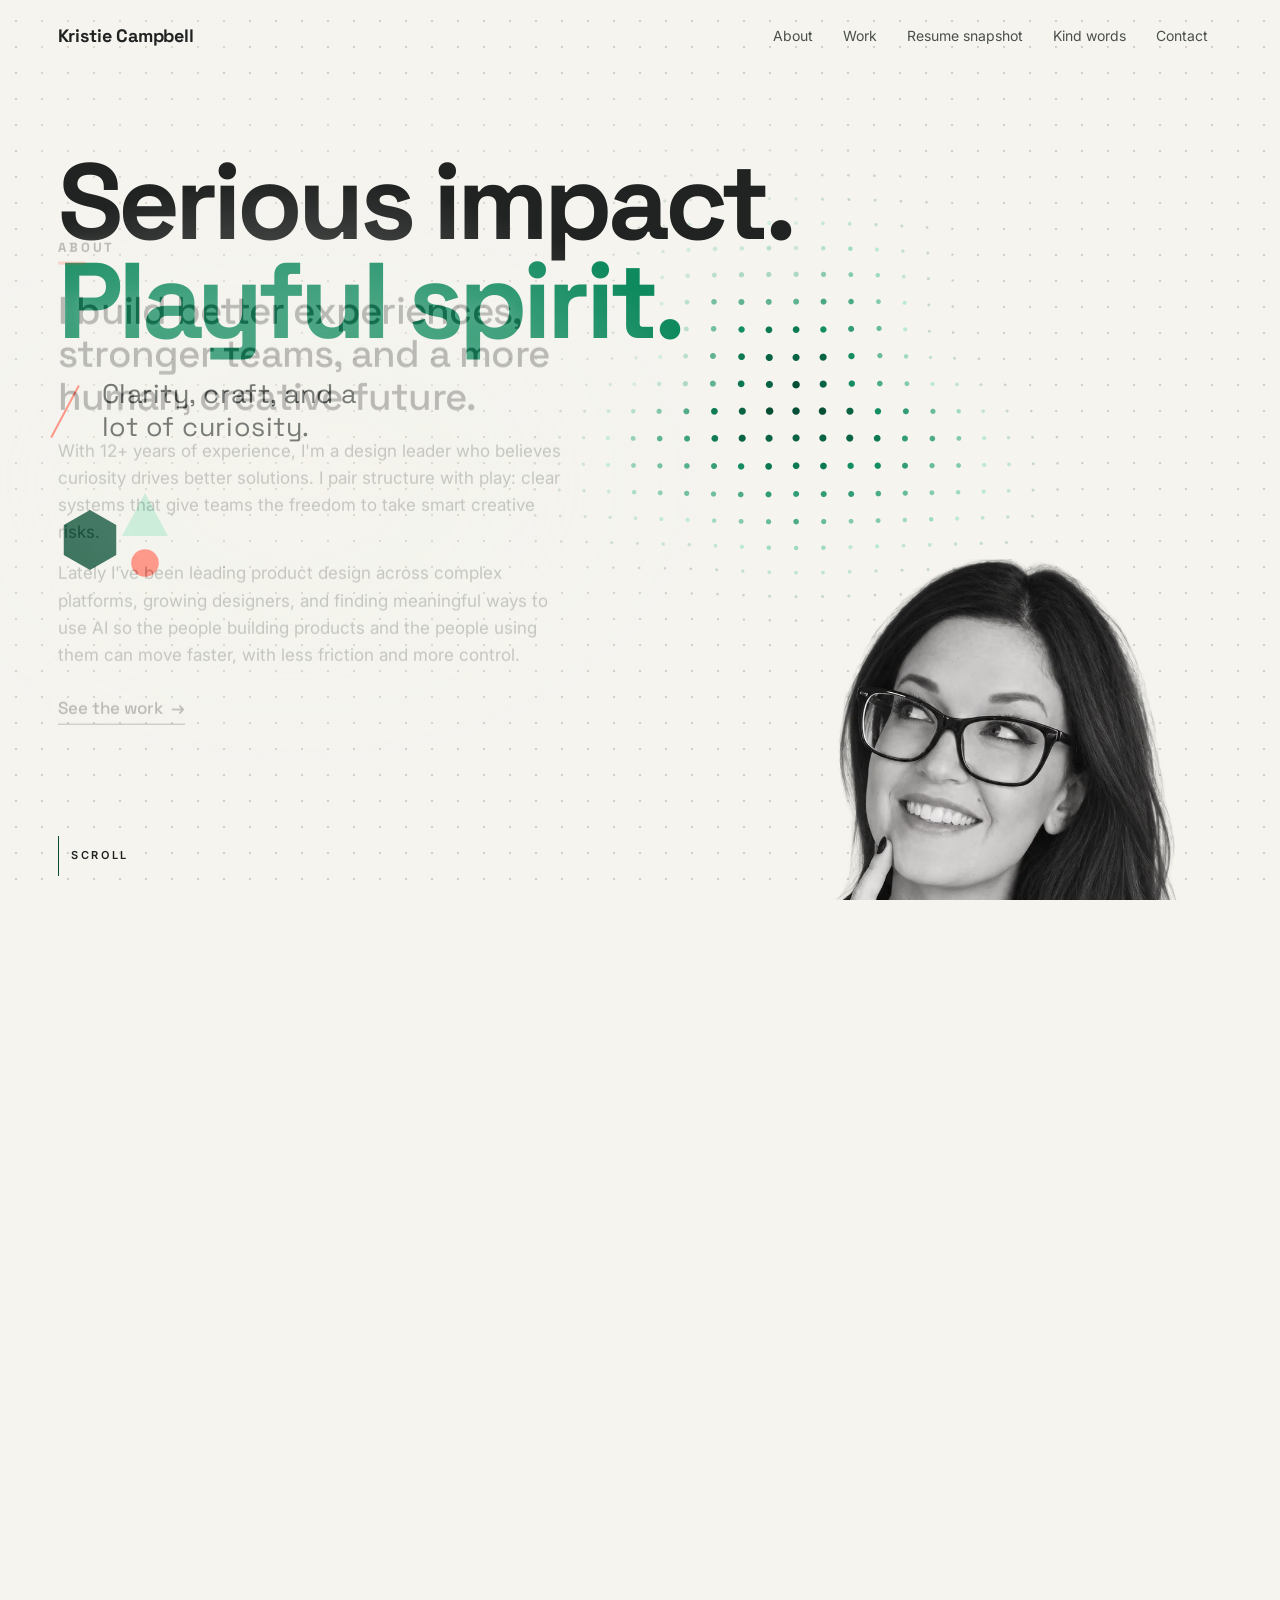
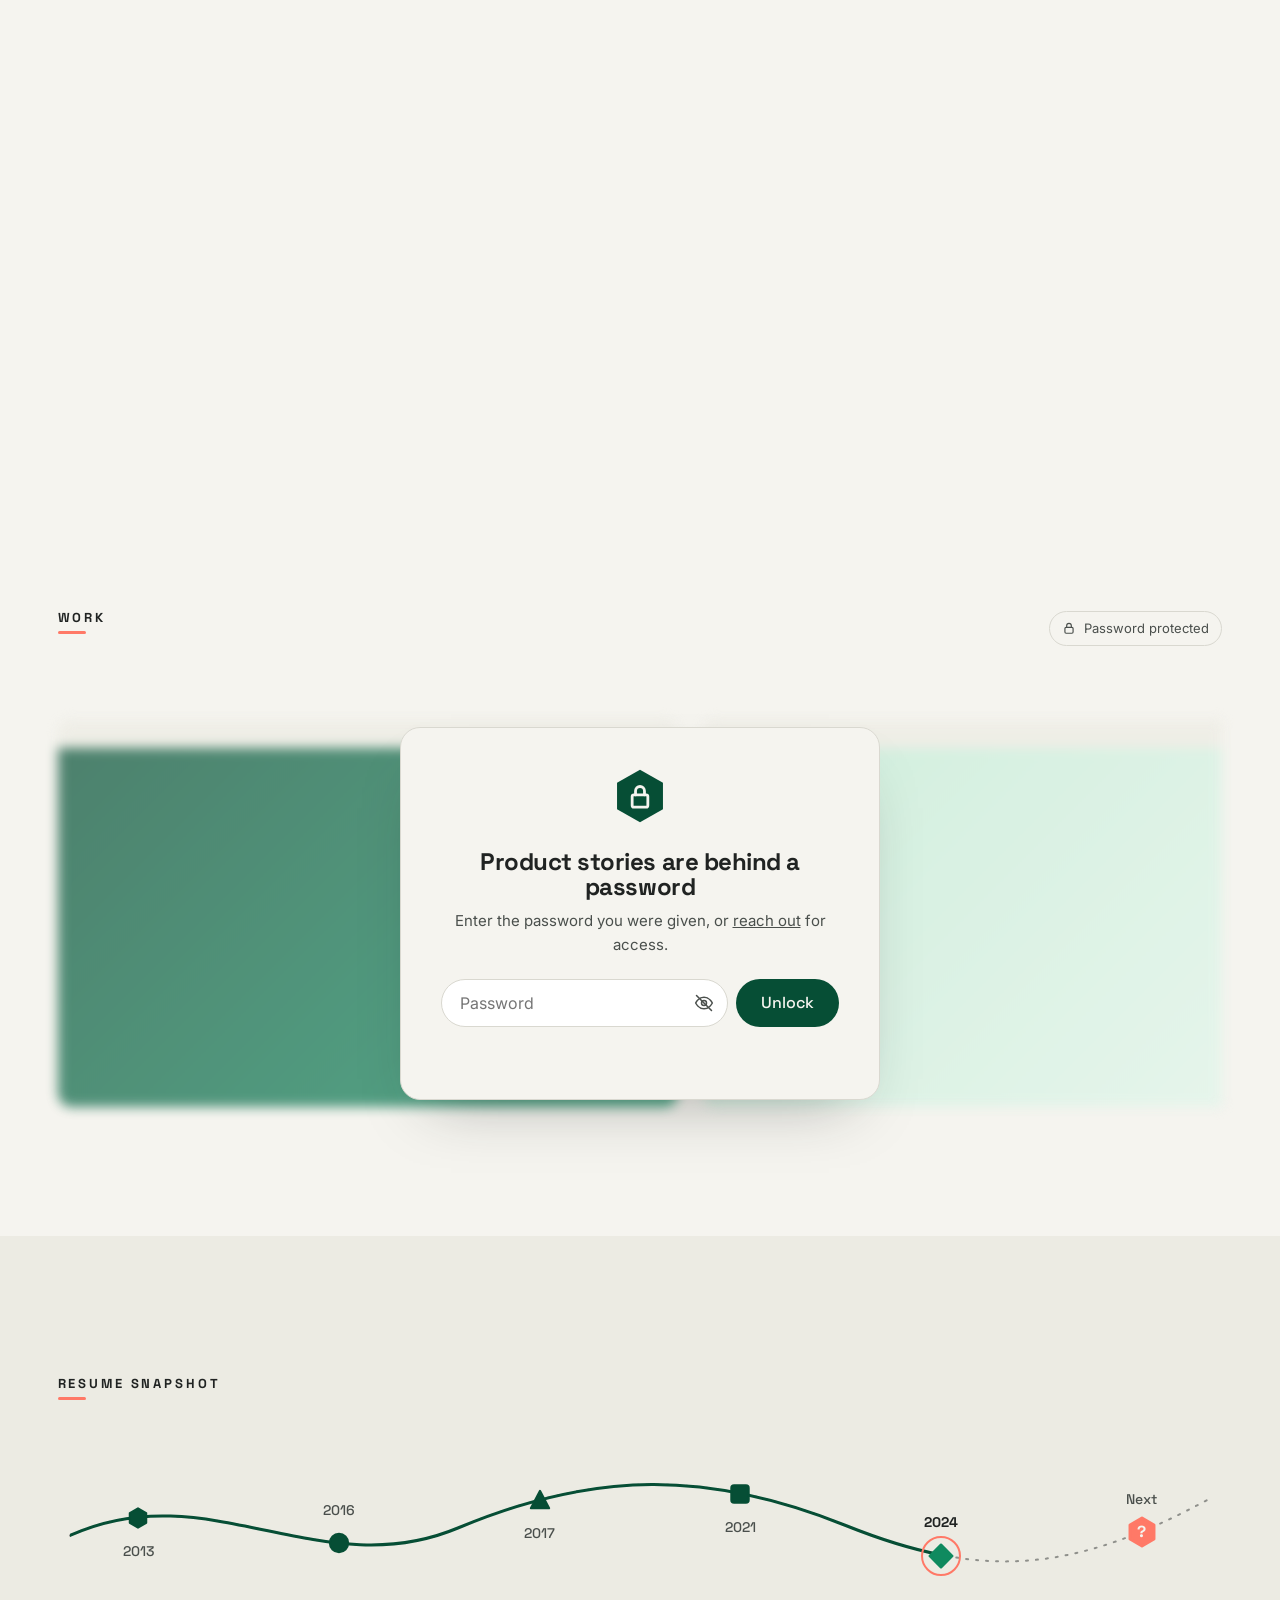
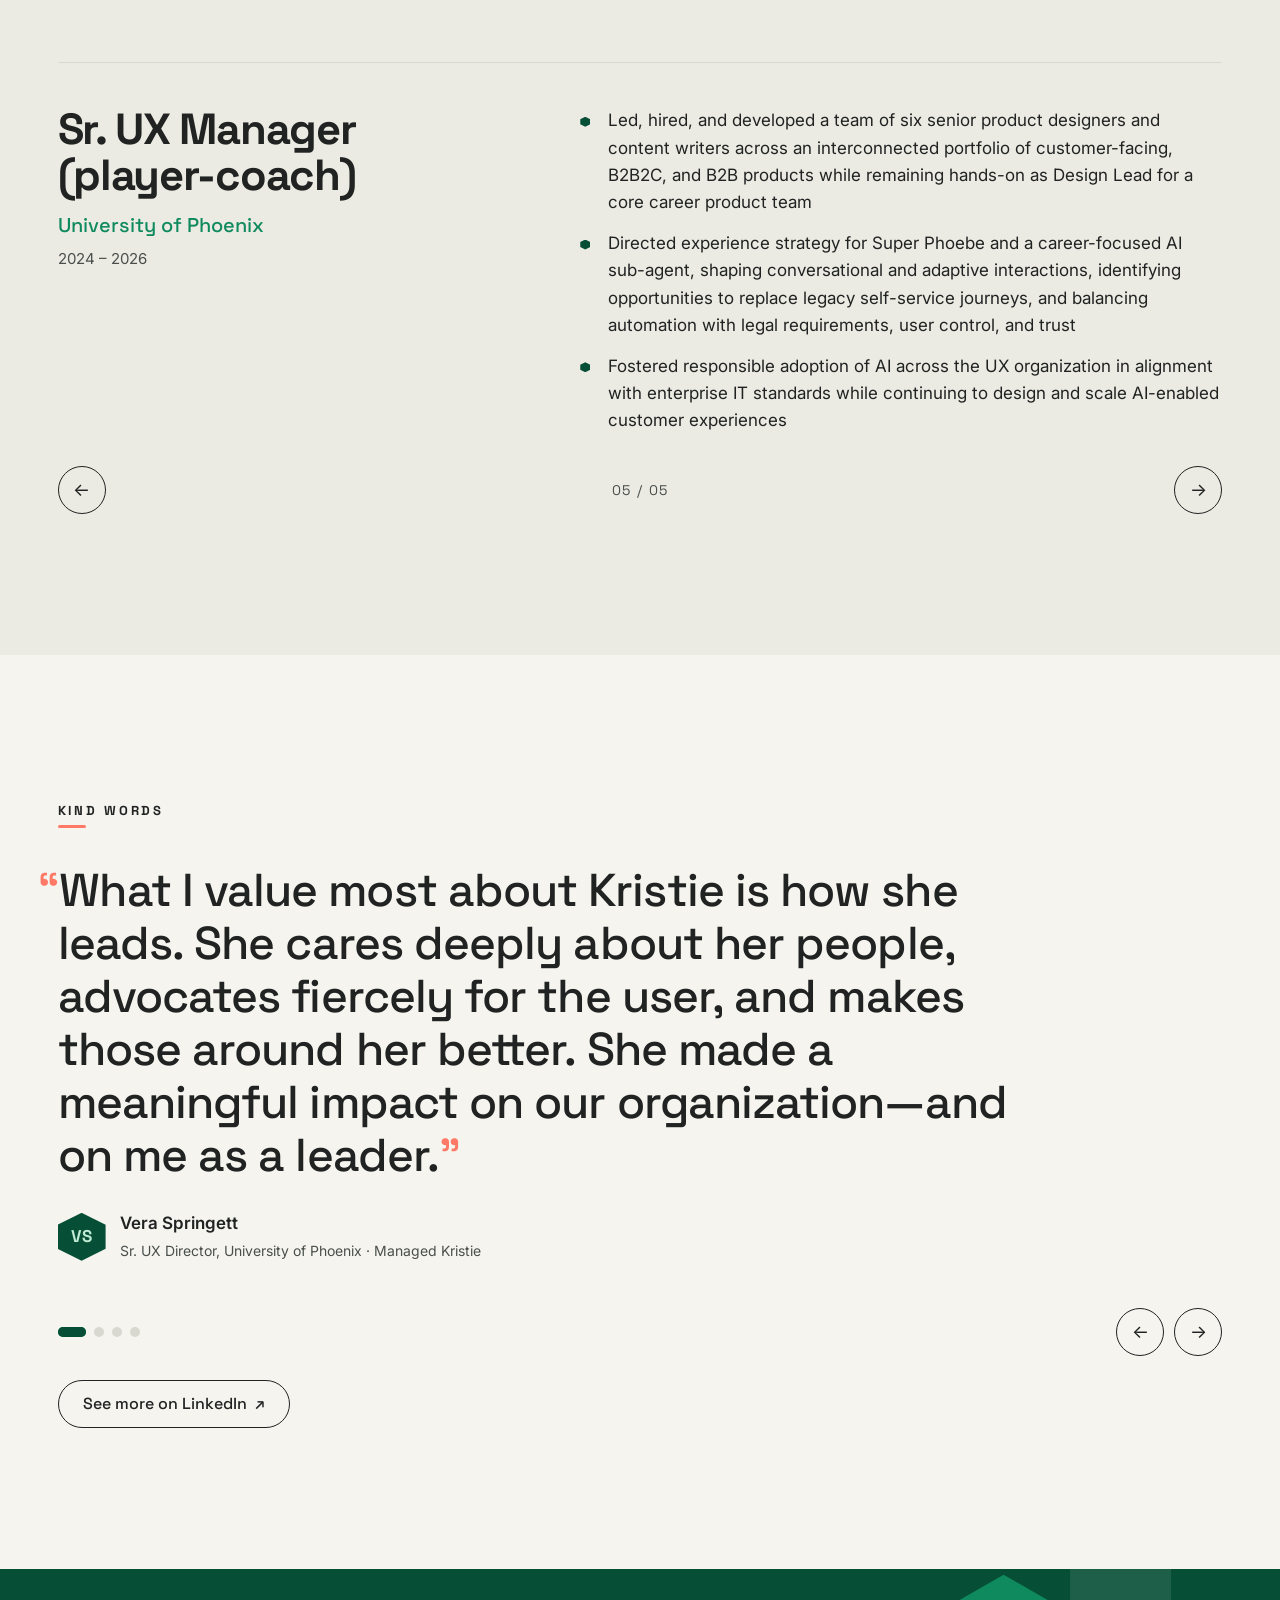
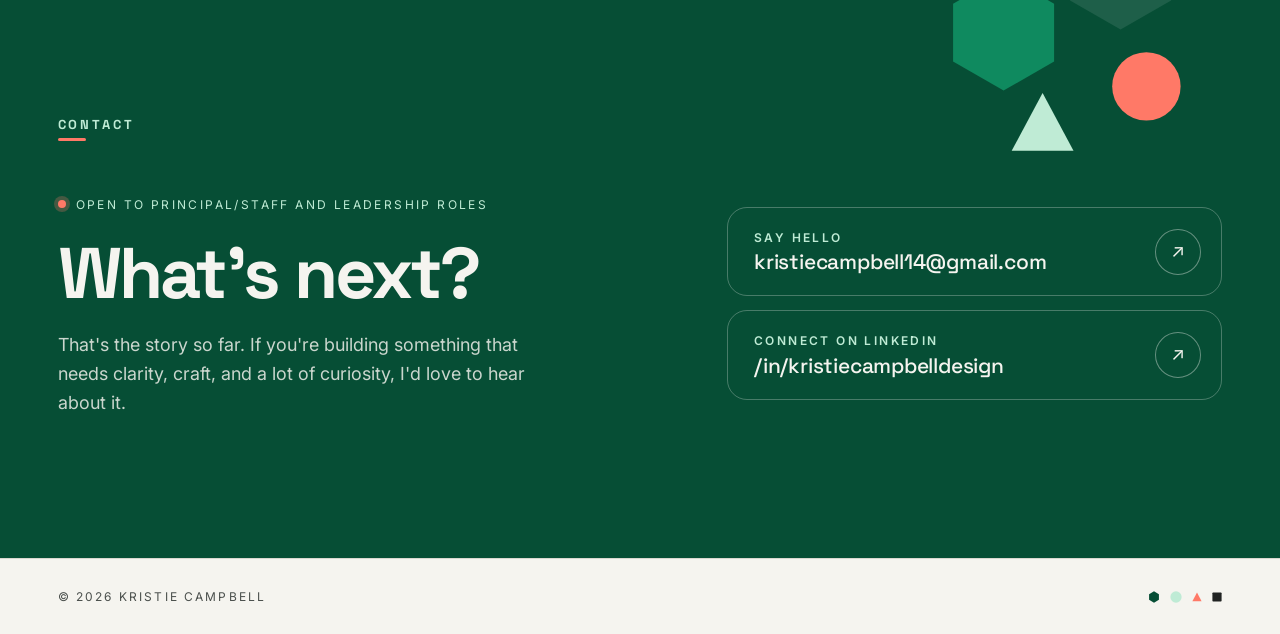
<file: index.html>
<!doctype html>
<html lang="en">

<head>
  <meta charset="utf-8" />
  <meta name="viewport" content="width=device-width, initial-scale=1" />
  <title>Kristie Campbell · Design Leader</title>
  <meta name="description"
    content="Kristie Campbell, design leader building better experiences, stronger teams, and a more human, creative future." />
  <link rel="icon"
    href="data:image/svg+xml,%3Csvg xmlns='http://www.w3.org/2000/svg' viewBox='0 0 100 100'%3E%3Cpolygon points='50,4 90,27 90,73 50,96 10,73 10,27' fill='%23064E35'/%3E%3Ccircle cx='50' cy='50' r='14' fill='%23FF7967'/%3E%3C/svg%3E" />
  <link rel="preconnect" href="https://fonts.googleapis.com" />
  <link rel="preconnect" href="https://fonts.gstatic.com" crossorigin />
  <link
    href="https://fonts.googleapis.com/css2?family=Inter:wght@400;500;600&family=Mrs+Saint+Delafield&family=Space+Grotesk:wght@400;500;700&display=swap"
    rel="stylesheet" />
  <link rel="stylesheet" href="css/styles.css" />
  <script defer src="js/analytics.js"></script>
</head>

<body>
  <a class="skip-link" href="#about">Skip to content</a>

  <!-- ============ HEADER + MENU ============ -->
  <header class="site-header" data-header>
    <a class="wordmark" href="#top">Kristie Campbell</a>
    <nav class="nav-inline" aria-label="Sections" data-nav-inline>
      <ul>
        <li><a href="#about">About</a></li>
        <li><a href="#work">Work</a></li>
        <li><a href="#resume">Resume snapshot</a></li>
        <li><a href="#kind-words">Kind words</a></li>
        <li><a href="#contact">Contact</a></li>
      </ul>
    </nav>
    <button class="menu-toggle" aria-expanded="false" aria-controls="menu" data-menu-toggle>
      <span class="sr-only">Menu</span>
      <span class="menu-toggle__lines" aria-hidden="true"><i></i><i></i><i></i></span>
    </button>
  </header>

  <nav class="menu" id="menu" aria-label="Main" data-menu hidden>
    <ol class="menu__list">
      <li><a href="#about">About</a></li>
      <li><a href="#work">Work</a></li>
      <li><a href="#resume">Resume snapshot</a></li>
      <li><a href="#kind-words">Kind words</a></li>
      <li><a href="#contact">Contact</a></li>
    </ol>
  </nav>

  <main id="top">
    <!-- ============ INTRO: hero → about crossfade, photo stays in focus ============ -->
    <section class="intro" data-intro aria-label="Introduction">
      <div class="stage">
        <canvas class="field" data-field aria-hidden="true"></canvas>

        <div class="hero-layer" data-hero>
          <h1 class="hero-title">Serious impact.<br /><em>Playful spirit.</em></h1>
          <p class="hero-sub">Clarity, craft, and a<br />lot of curiosity.</p>

          <div class="shape-cluster" aria-hidden="true">
            <svg class="shape shape--hex" data-depth="0.6" viewBox="0 0 100 100">
              <polygon points="50,3 91,26.5 91,73.5 50,97 9,73.5 9,26.5" />
            </svg>
            <svg class="shape shape--tri" data-depth="1.1" viewBox="0 0 100 100">
              <polygon points="50,6 96,92 4,92" />
            </svg>
            <svg class="shape shape--dot" data-depth="1.6" viewBox="0 0 100 100">
              <circle cx="50" cy="50" r="46" />
            </svg>
          </div>
        </div>

        <div class="about-layer" id="about" data-about>
          <h2 class="section-label">About</h2>
          <p class="about-lede">I build better experiences, stronger teams, and a more human, creative future.</p>
          <p class="about-body">
            With 12+ years of experience, I'm a design leader who believes curiosity drives better solutions. I pair
            structure with play:
            clear systems that give teams the freedom to take smart creative risks.
          </p>
          <p class="about-body about-body--extra">
            Lately I've been leading product design across complex platforms, growing designers,
            and finding meaningful ways to use AI so the people building products and the people
            using them can move faster, with less friction and more control.
          </p>
          <a class="text-link" href="#work">See the work <span aria-hidden="true">→</span></a>
        </div>

        <div class="photo" data-photo>
          <img src="assets/img/me.webp" alt="Kristie Campbell smiling, finger to chin, looking up thoughtfully"
            width="1254" height="1254" fetchpriority="high" />
        </div>

        <div class="scroll-cue" data-cue aria-hidden="true"><span></span>Scroll</div>
      </div>
    </section>

    <!-- ============ WORK ============ -->
    <section class="section work" id="work">
      <div class="section-head container">
        <h2 class="section-label">Work</h2>
        <p class="lock-badge" data-lock-badge>
          <svg viewBox="0 0 24 24" aria-hidden="true">
            <rect x="5" y="11" width="14" height="10" rx="2" />
            <path d="M8 11V8a4 4 0 0 1 8 0v3" />
          </svg>
          <span>Password protected</span>
        </p>
      </div>

      <!-- Locked state -->
      <div class="gate container" data-gate>
        <div class="gate__ghosts" aria-hidden="true">
          <div class="ghost"></div>
          <div class="ghost"></div>
          <div class="ghost"></div>
        </div>
        <form class="gate__card" data-gate-form>
          <svg class="gate__icon" viewBox="0 0 100 100" aria-hidden="true">
            <polygon points="50,3 91,26.5 91,73.5 50,97 9,73.5 9,26.5" />
            <rect x="36" y="48" width="28" height="22" rx="3" />
            <path d="M42 48v-7a8 8 0 0 1 16 0v7" />
          </svg>
          <h3>Product stories are behind a password</h3>
          <p>Enter the password you were given, or <a href="#contact">reach out</a> for
            access.</p>
          <div class="gate__row">
            <label class="sr-only" for="work-password">Password</label>
            <div class="gate__pw-wrap">
              <input id="work-password" type="password" autocomplete="current-password" placeholder="Password" required
                data-clarity-mask="true" />
              <button type="button" class="gate__pw-toggle" data-pw-toggle aria-label="Show password"
                aria-pressed="false">
                <svg viewBox="0 0 24 24" aria-hidden="true" focusable="false">
                  <path class="eye-shape" d="M2 12s3.6-7 10-7 10 7 10 7-3.6 7-10 7-10-7-10-7Z" />
                  <circle class="eye-shape" cx="12" cy="12" r="3" />
                  <line class="eye-slash" x1="3" y1="3" x2="21" y2="21" />
                </svg>
              </button>
            </div>
            <button type="submit" class="btn btn--primary">Unlock</button>
          </div>
          <p class="gate__error" role="alert" data-gate-error></p>
        </form>
      </div>

      <!-- Unlocked state -->
      <div class="carousel" data-carousel hidden>
        <div class="carousel__track" data-track tabindex="0" aria-label="Product stories, scroll horizontally"></div>
        <div class="carousel__controls container">
          <div class="carousel__dots" data-dots></div>
          <div class="carousel__arrows">
            <button class="round-btn" data-prev aria-label="Previous story">←</button>
            <button class="round-btn" data-next aria-label="Next story">→</button>
          </div>
        </div>
      </div>
    </section>

    <!-- ============ RESUME ============ -->
    <section class="section resume" id="resume">
      <div class="container">
        <div class="section-head">
          <h2 class="section-label">Resume snapshot</h2>
        </div>

        <div class="timeline" data-timeline>
          <svg class="timeline__line" viewBox="0 0 1000 120" preserveAspectRatio="none" aria-hidden="true">
            <defs>
              <clipPath id="tl-clip">
                <rect data-tl-clip x="0" y="0" width="0" height="120" />
              </clipPath>
            </defs>
            <path class="timeline__base" data-tl-path
              d="M0,70 C120,20 220,110 340,64 S560,18 680,62 S880,100 1000,40" />
            <path class="timeline__progress" clip-path="url(#tl-clip)"
              d="M0,70 C120,20 220,110 340,64 S560,18 680,62 S880,100 1000,40" />
          </svg>
          <div class="timeline__points" role="tablist" aria-label="Career timeline" data-tl-points></div>
        </div>

        <div class="timeline__detail" role="tabpanel" data-tl-panel aria-live="polite"></div>

        <div class="timeline__nav">
          <button class="round-btn" data-tl-prev aria-label="Previous role">←</button>
          <span class="timeline__count" data-tl-count></span>
          <button class="round-btn" data-tl-next aria-label="Next role">→</button>
        </div>
      </div>
    </section>

    <!-- ============ LINKEDIN RECOMMENDATIONS ============ -->
    <section class="section kind-words" id="kind-words">
      <div class="container">
        <h2 class="section-label">Kind words</h2>
        <div class="quotes" data-quotes aria-live="polite"></div>
        <div class="quotes__footer">
          <div class="quotes__controls">
            <div class="quotes__dots" data-quote-dots></div>
            <div class="quotes__arrows" data-quote-arrows>
              <button class="round-btn" data-quote-prev aria-label="Previous recommendation">←</button>
              <button class="round-btn" data-quote-next aria-label="Next recommendation">→</button>
            </div>
          </div>
          <a class="btn btn--ghost" data-linkedin href="#" target="_blank" rel="noopener">See more on LinkedIn <span
              aria-hidden="true">↗</span></a>
        </div>
      </div>
    </section>

    <!-- ============ CONTACT ============
         Static section at the foot of the page. Copy comes from `contact` in
         js/content.js, the same source as the "?" node on the resume timeline. -->
    <section class="section contact" id="contact">
      <div class="container">
        <h2 class="section-label">Contact</h2>
        <div class="contact__grid reveal">
          <div class="contact__copy" data-contact-copy></div>
          <div class="contact__links" data-contact-links></div>
        </div>
      </div>

      <div class="contact__shapes" aria-hidden="true">
        <svg viewBox="0 0 100 100" class="cs-shape cs-shape--1">
          <polygon points="50,3 91,26.5 91,73.5 50,97 9,73.5 9,26.5" />
        </svg>
        <svg viewBox="0 0 100 100" class="cs-shape cs-shape--2">
          <polygon points="50,3 91,26.5 91,73.5 50,97 9,73.5 9,26.5" />
        </svg>
        <svg viewBox="0 0 100 100" class="cs-shape cs-shape--3">
          <circle cx="50" cy="50" r="47" />
        </svg>
        <svg viewBox="0 0 100 100" class="cs-shape cs-shape--4">
          <polygon points="50,6 96,92 4,92" />
        </svg>
      </div>
    </section>
  </main>

  <!-- ============ SLIM FOOTER (contact has its own section above) ============ -->
  <footer class="site-footer">
    <div class="container footer__base">
      <span>© <span data-year></span> Kristie Campbell</span>
      <span class="footer__marks" aria-hidden="true">
        <svg viewBox="0 0 100 100">
          <polygon points="50,3 91,26.5 91,73.5 50,97 9,73.5 9,26.5" />
        </svg>
        <svg viewBox="0 0 100 100">
          <circle cx="50" cy="50" r="47" />
        </svg>
        <svg viewBox="0 0 100 100">
          <polygon points="50,6 96,92 4,92" />
        </svg>
        <svg viewBox="0 0 100 100">
          <rect x="4" y="4" width="92" height="92" rx="8" />
        </svg>
      </span>
    </div>
  </footer>

  <script src="js/content.js"></script>
  <script src="js/gate.js"></script>
  <script src="js/common.js"></script>
  <script src="js/field.js"></script>
  <script src="js/main.js"></script>
</body>

</html>
</file>
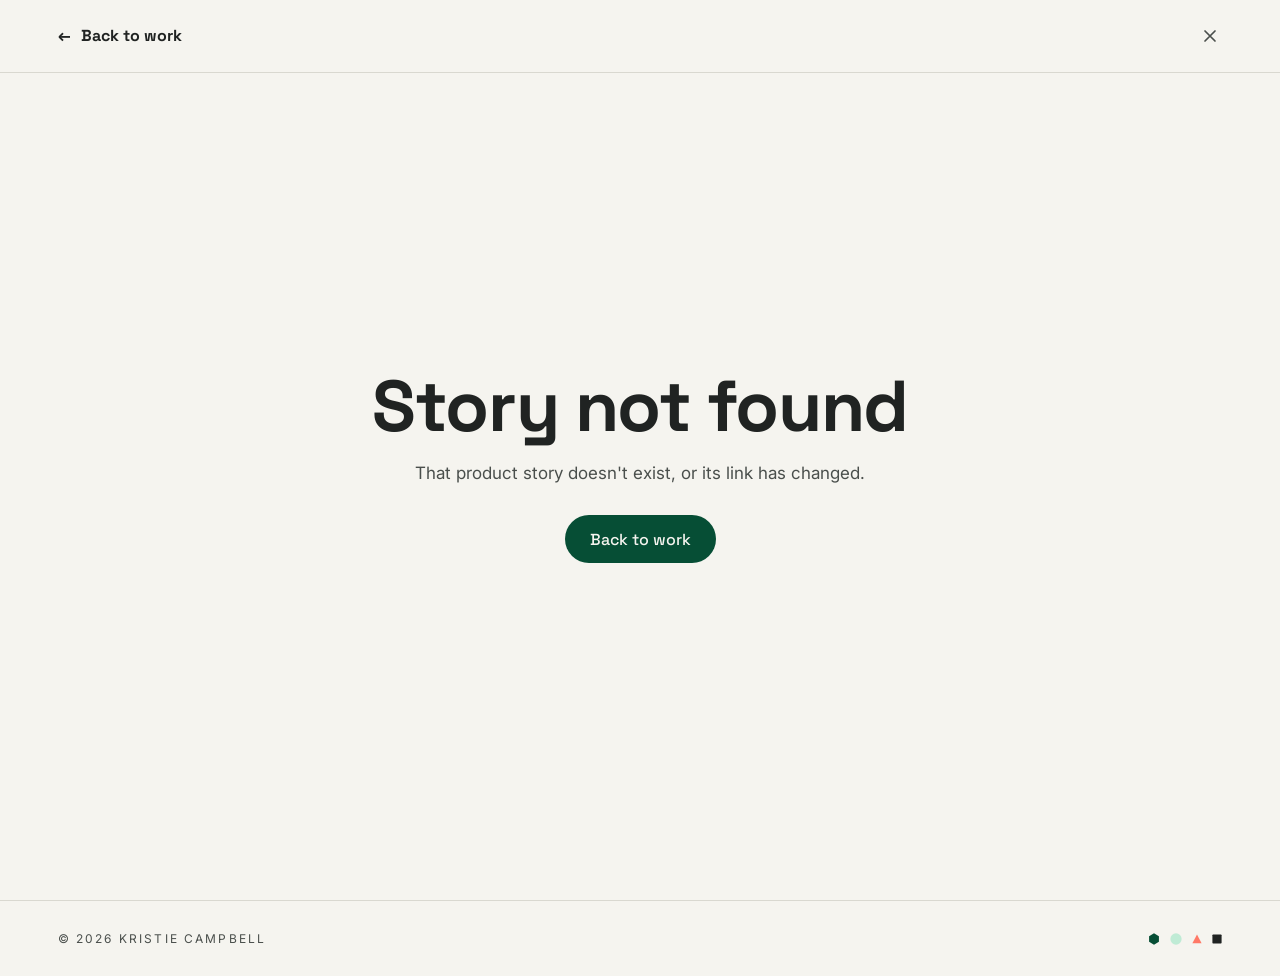
<file: story.html>
<!doctype html>
<html lang="en">

<head>
  <meta charset="utf-8" />
  <meta name="viewport" content="width=device-width, initial-scale=1" />
  <meta name="robots" content="noindex" />
  <title>Product story · Kristie Campbell</title>
  <link rel="icon"
    href="data:image/svg+xml,%3Csvg xmlns='http://www.w3.org/2000/svg' viewBox='0 0 100 100'%3E%3Cpolygon points='50,4 90,27 90,73 50,96 10,73 10,27' fill='%23064E35'/%3E%3Ccircle cx='50' cy='50' r='14' fill='%23FF7967'/%3E%3C/svg%3E" />
  <link rel="preconnect" href="https://fonts.googleapis.com" />
  <link rel="preconnect" href="https://fonts.gstatic.com" crossorigin />
  <link
    href="https://fonts.googleapis.com/css2?family=Inter:wght@400;500;600&family=Mrs+Saint+Delafield&family=Space+Grotesk:wght@400;500;700&display=swap"
    rel="stylesheet" />
  <link rel="stylesheet" href="css/styles.css" />
  <script defer src="js/analytics.js"></script>
</head>

<body class="story-page">
  <!-- A story page is a detour, so the bar is the way back out of it and
       nothing else. Both controls lead to the same place. -->
  <header class="site-header story-header" data-header>
    <a class="back-link" href="index.html#work"><span aria-hidden="true">←</span> Back to work</a>
    <a class="close-link" href="index.html#work" aria-label="Close story and return to work">
      <svg viewBox="0 0 20 20" aria-hidden="true" focusable="false">
        <path d="M15 5 5 15M5 5l10 10" />
      </svg>
    </a>
  </header>

  <!-- Content is rendered from js/content.js by js/story.js -->
  <main id="story" data-story></main>

  <footer class="site-footer">
    <div class="container footer__base">
      <span>© <span data-year></span> Kristie Campbell</span>
      <span class="footer__marks" aria-hidden="true">
        <svg viewBox="0 0 100 100">
          <polygon points="50,3 91,26.5 91,73.5 50,97 9,73.5 9,26.5" />
        </svg>
        <svg viewBox="0 0 100 100">
          <circle cx="50" cy="50" r="47" />
        </svg>
        <svg viewBox="0 0 100 100">
          <polygon points="50,6 96,92 4,92" />
        </svg>
        <svg viewBox="0 0 100 100">
          <rect x="4" y="4" width="92" height="92" rx="8" />
        </svg>
      </span>
    </div>
  </footer>

  <script src="js/content.js"></script>
  <script src="js/gate.js"></script>
  <script src="js/common.js"></script>
  <script src="js/story.js"></script>
</body>

</html>
</file>
<file: css/styles.css>
/* =====================================================================
   Structured Play: Kristie Campbell portfolio
   ===================================================================== */

:root {
  --forest: #064e35;
  --offwhite: #f5f4ef;
  --charcoal: #202322;
  --vibrant: #0f8a5f;
  --mint: #bfebd5;
  --coral: #ff7967;

  --ink: var(--charcoal);
  --ink-soft: #4a4f4c;
  --line: #d9d8d0;
  --paper: var(--offwhite);
  --paper-2: #ecebe3;

  --font-display: "Space Grotesk", system-ui, sans-serif;
  --font-body: "Inter", system-ui, sans-serif;
  --font-script: "Mrs Saint Delafield", cursive;

  --gutter: clamp(16px, 4.5vw, 64px);
  --max: 1280px;
  --header-h: 72px;
  --ease: cubic-bezier(0.22, 1, 0.36, 1);
}

*,
*::before,
*::after {
  box-sizing: border-box;
}

html {
  scroll-behavior: smooth;
  /* the header is fixed, so an anchored section would otherwise land under it */
  scroll-padding-top: calc(var(--header-h) + 12px);
  -webkit-text-size-adjust: 100%;
  overflow-x: clip;
}

@media (prefers-reduced-motion: reduce) {
  html {
    scroll-behavior: auto;
  }
}

body {
  margin: 0;
  background: var(--paper);
  color: var(--ink);
  font-family: var(--font-body);
  font-size: 17px;
  line-height: 1.6;
  -webkit-font-smoothing: antialiased;
}

[hidden] {
  display: none !important;
}

img {
  max-width: 100%;
  display: block;
}

a {
  color: inherit;
}

h1,
h2,
h3,
h4 {
  font-family: var(--font-display);
  line-height: 1.05;
  margin: 0;
  letter-spacing: -0.02em;
}

p {
  margin: 0;
}

button {
  font: inherit;
  color: inherit;
}

:focus-visible {
  outline: 2px solid var(--vibrant);
  outline-offset: 3px;
  border-radius: 4px;
}

.sr-only {
  position: absolute;
  width: 1px;
  height: 1px;
  padding: 0;
  margin: -1px;
  overflow: hidden;
  clip: rect(0 0 0 0);
  white-space: nowrap;
  border: 0;
}

.skip-link {
  position: fixed;
  left: 16px;
  top: -60px;
  z-index: 100;
  padding: 10px 16px;
  background: var(--forest);
  color: var(--offwhite);
  border-radius: 8px;
  transition: top .2s;
}

.skip-link:focus {
  top: 16px;
}

.container {
  width: 100%;
  max-width: var(--max);
  margin-inline: auto;
  padding-inline: var(--gutter);
}

/* ---------- Shared bits ---------- */
.section-label {
  display: inline-block;
  font-size: 13px;
  font-weight: 700;
  letter-spacing: 0.22em;
  text-transform: uppercase;
  position: relative;
  padding-bottom: 10px;
  align-self: start;
  justify-self: start;
}

.section-label::after {
  content: "";
  position: absolute;
  left: 0;
  bottom: 0;
  width: 28px;
  height: 3px;
  border-radius: 3px;
  background: var(--coral);
}

.section-head {
  display: flex;
  align-items: flex-end;
  justify-content: space-between;
  gap: 16px;
  margin-bottom: clamp(28px, 4vw, 48px);
}

.text-link {
  font-family: var(--font-display);
  font-weight: 500;
  text-decoration: none;
  display: inline-flex;
  gap: 8px;
  align-items: center;
  border-bottom: 1.5px solid currentColor;
  padding-bottom: 2px;
  transition: color .2s, gap .3s var(--ease);
}

.text-link:hover {
  color: var(--vibrant);
  gap: 12px;
}

.btn {
  display: inline-flex;
  align-items: center;
  justify-content: center;
  gap: 8px;
  height: 48px;
  padding: 0 24px;
  border-radius: 999px;
  border: 1.5px solid transparent;
  font-family: var(--font-display);
  font-weight: 500;
  font-size: 16px;
  text-decoration: none;
  cursor: pointer;
  white-space: nowrap;
  transition: background .2s, color .2s, transform .2s var(--ease), border-color .2s;
}

.btn:active {
  transform: scale(.97);
}

.btn--primary {
  background: var(--forest);
  color: var(--offwhite);
}

.btn--primary:hover {
  background: var(--vibrant);
}

.btn--ghost {
  border-color: var(--ink);
}

.btn--ghost:hover {
  background: var(--ink);
  color: var(--offwhite);
}

.btn--light {
  border-color: rgba(245, 244, 239, .5);
  color: var(--offwhite);
}

.btn--light:hover {
  background: var(--offwhite);
  color: var(--charcoal);
}

.round-btn {
  width: 48px;
  height: 48px;
  border-radius: 50%;
  border: 1.5px solid var(--ink);
  background: transparent;
  cursor: pointer;
  font-size: 18px;
  display: grid;
  place-items: center;
  transition: background .2s, color .2s, transform .2s var(--ease), opacity .2s;
}

.round-btn:hover:not(:disabled) {
  background: var(--ink);
  color: var(--offwhite);
}

.round-btn:disabled {
  opacity: .3;
  cursor: default;
}

.section {
  padding-block: clamp(80px, 11vw, 160px);
}

.reveal {
  opacity: 0;
  transform: translateY(24px);
  transition: opacity .8s var(--ease), transform .8s var(--ease);
}

.reveal.in {
  opacity: 1;
  transform: none;
}

@media (prefers-reduced-motion: reduce) {
  .reveal {
    opacity: 1;
    transform: none;
    transition: none;
  }
}

/* ---------- Header + menu ---------- */
.site-header {
  position: fixed;
  inset: 0 0 auto 0;
  z-index: 50;
  height: var(--header-h);
  display: flex;
  align-items: center;
  justify-content: space-between;
  padding-inline: var(--gutter);
  transition: background .3s, box-shadow .3s;
}

.site-header.is-solid {
  background: rgba(245, 244, 239, .86);
  backdrop-filter: blur(12px);
  -webkit-backdrop-filter: blur(12px);
  box-shadow: 0 1px 0 var(--line);
}

.wordmark {
  font-family: var(--font-display);
  font-weight: 700;
  font-size: 18px;
  text-decoration: none;
  letter-spacing: -0.01em;
}

/* Inline section nav. Desktop gets the links in the bar; below 900px they
   give way to the menu button and its full-screen takeover, which is the
   part of the old nav worth keeping. */
.nav-inline {
  display: none;
}

.nav-inline ul {
  display: flex;
  align-items: center;
  gap: 2px;
  margin: 0;
  padding: 0;
  list-style: none;
}

.nav-inline a {
  display: block;
  padding: 8px 14px;
  border-radius: 999px;
  font-size: 14px;
  text-decoration: none;
  color: var(--ink-soft);
  white-space: nowrap;
  transition: background .2s var(--ease), color .2s;
}

.nav-inline a:hover {
  color: var(--ink);
  background: var(--paper-2);
}

/* Set by the scroll spy in common.js, not by the link that was clicked —
   it follows where you actually are on the page. */
.nav-inline a[aria-current="true"] {
  color: var(--forest);
  background: var(--mint);
}

@media (min-width: 900px) {
  .nav-inline {
    display: block;
  }

  .site-header .menu-toggle {
    display: none;
  }
}

.menu-toggle {
  width: 48px;
  height: 48px;
  border: 0;
  background: transparent;
  cursor: pointer;
  display: grid;
  place-items: center;
  margin-right: -10px;
  position: relative;
  z-index: 60;
}

.menu-toggle__lines {
  display: grid;
  gap: 6px;
  width: 26px;
}

.menu-toggle__lines i {
  display: block;
  height: 2.5px;
  border-radius: 2px;
  background: currentColor;
  transition: transform .4s var(--ease), opacity .2s, width .3s var(--ease);
}

.menu-toggle__lines i:nth-child(2) {
  width: 80%;
  margin-left: auto;
}

.menu-toggle:hover .menu-toggle__lines i:nth-child(2) {
  width: 100%;
}

body.menu-open .site-header {
  background: transparent;
  box-shadow: none;
  backdrop-filter: none;
  color: var(--offwhite);
}

body.menu-open .menu-toggle__lines i:nth-child(1) {
  transform: translateY(8.5px) rotate(45deg);
}

body.menu-open .menu-toggle__lines i:nth-child(2) {
  opacity: 0;
}

body.menu-open .menu-toggle__lines i:nth-child(3) {
  transform: translateY(-8.5px) rotate(-45deg);
}

body.menu-open {
  overflow: hidden;
}

.menu {
  position: fixed;
  inset: 0;
  z-index: 40;
  background: var(--forest);
  color: var(--offwhite);
  display: flex;
  flex-direction: column;
  justify-content: center;
  padding: var(--header-h) var(--gutter) 40px;
  clip-path: circle(0 at calc(100% - var(--gutter) - 14px) 36px);
  visibility: hidden;
  transition: clip-path .7s var(--ease), visibility 0s .7s;
}

.menu.is-open {
  clip-path: circle(150% at calc(100% - var(--gutter) - 14px) 36px);
  visibility: visible;
  transition: clip-path .7s var(--ease), visibility 0s 0s;
}

.menu__list {
  list-style: none;
  margin: 0;
  padding: 0;
  counter-reset: m;
}

.menu__list li {
  counter-increment: m;
  overflow: hidden;
}

.menu__list a {
  display: inline-flex;
  align-items: baseline;
  gap: 16px;
  text-decoration: none;
  font-family: var(--font-display);
  font-weight: 700;
  letter-spacing: -0.03em;
  font-size: clamp(40px, 8vw, 88px);
  line-height: 1.12;
  transform: translateY(100%);
  transition: transform .7s var(--ease), color .2s;
}

.menu__list a::before {
  content: "0" counter(m);
  font-size: 14px;
  font-weight: 500;
  letter-spacing: .1em;
  color: var(--mint);
}

.menu.is-open .menu__list a {
  transform: none;
}

.menu.is-open .menu__list li:nth-child(2) a {
  transition-delay: .04s;
}

.menu.is-open .menu__list li:nth-child(3) a {
  transition-delay: .08s;
}

.menu.is-open .menu__list li:nth-child(4) a {
  transition-delay: .12s;
}

.menu.is-open .menu__list li:nth-child(5) a {
  transition-delay: .16s;
}

.menu.is-open .menu__list li:nth-child(6) a {
  transition-delay: .2s;
}

.menu__list a:hover {
  color: var(--coral);
}

/* =====================================================================
   INTRO: pinned stage. JS sets --p (0→1) as you scroll through it.
   ===================================================================== */
.intro {
  position: relative;
  height: 230svh;
}

.stage {
  position: sticky;
  top: 0;
  height: 100svh;
  overflow: hidden;
  --hero-o: 1;
  --hero-y: 0px;
  --about-o: 0;
  --about-y: 40px;
  --photo-t: 0;
  --line-o: 0;
}

/*.stage::after {
  content: "";
  position: absolute;
  left: var(--gutter);
  right: var(--gutter);
  bottom: 0;
  height: 2px;
  background: var(--charcoal);
  opacity: var(--line-o);
  transform: scaleX(var(--line-o));
  transform-origin: left;
}*/

.field {
  position: absolute;
  inset: 0;
  width: 100%;
  height: 100%;
  opacity: calc(0.35 + var(--hero-o) * 0.65);
}

.hero-layer {
  position: absolute;
  inset: 0;
  z-index: 2;
  padding: calc(var(--header-h) + clamp(24px, 9svh, 110px)) var(--gutter) 0;
  padding-left: max(var(--gutter), calc((100% - var(--max)) / 2 + var(--gutter)));
  opacity: var(--hero-o);
  transform: translateY(var(--hero-y));
  pointer-events: none;
}

.hero-layer>* {
  pointer-events: auto;
}

.eyebrow {
  font-size: 12px;
  font-weight: 600;
  letter-spacing: .24em;
  text-transform: uppercase;
  margin-bottom: clamp(16px, 2.5svh, 28px);
  color: var(--ink-soft);
}

.eyebrow span {
  color: var(--coral);
  margin-inline: .35em;
}

.hero-title {
  font-weight: 700;
  font-size: clamp(48px, 8.4vw, 132px);
  letter-spacing: -0.045em;
  line-height: .92;
  max-width: 9.5em;
}

.hero-title em {
  font-style: normal;
  color: var(--vibrant);
}

.hero-sub {
  font-family: var(--font-display);
  font-size: clamp(20px, 2.1vw, 30px);
  letter-spacing: .02em;
  line-height: 1.25;
  margin-top: clamp(18px, 3svh, 32px);
  color: var(--ink-soft);
  padding-left: 44px;
  position: relative;
}

.hero-sub::before {
  content: "";
  position: absolute;
  left: 6px;
  top: 4px;
  bottom: 4px;
  width: 2px;
  background: var(--coral);
  transform: rotate(28deg);
  transform-origin: center;
}

.shape-cluster {
  position: relative;
  width: 150px;
  height: 110px;
  margin-top: clamp(20px, 5svh, 56px);
}

.shape {
  position: absolute;
  transition: transform .6s var(--ease);
  will-change: transform;
}

.shape--hex {
  width: 64px;
  left: 0;
  top: 18px;
  fill: var(--forest);
}

.shape--tri {
  width: 50px;
  left: 62px;
  top: 0;
  fill: var(--mint);
}

.shape--dot {
  width: 30px;
  left: 72px;
  top: 58px;
  fill: var(--coral);
}

.about-layer {
  position: absolute;
  z-index: 3;
  left: max(var(--gutter), calc((100% - var(--max)) / 2 + var(--gutter)));
  top: 50%;
  width: min(44%, 560px);
  opacity: var(--about-o);
  transform: translateY(calc(-50% + var(--about-y)));
  visibility: visible;
  will-change: transform, opacity;
}

.about-layer[data-hidden] {
  visibility: hidden;
}

/* soft paper wash so the copy stays readable where it crosses the photo */
.about-layer::before {
  content: "";
  position: absolute;
  z-index: -1;
  pointer-events: none;
  inset: -12% -22% -14% -16%;
  background: radial-gradient(72% 62% at 42% 50%,
      var(--paper) 0%, rgba(245, 244, 239, .96) 33%, rgba(245, 244, 239, .78) 53%,
      rgba(245, 244, 239, .4) 67%, rgba(245, 244, 239, 0) 80%);
}

.about-layer>* {
  position: relative;
}

/* stacked shadows build a halo that follows the letterforms rather than a visible box */
.about-layer .section-label,
.about-lede,
.about-body,
.about-layer .text-link {
  text-shadow:
    0 0 6px rgba(245, 244, 239, .98),
    0 0 12px rgba(245, 244, 239, .96),
    0 0 22px rgba(245, 244, 239, .9),
    0 0 36px rgba(245, 244, 239, .7);
}

.about-layer .section-label {
  margin-bottom: 24px;
}

.about-lede {
  font-family: var(--font-display);
  font-weight: 500;
  letter-spacing: -0.02em;
  font-size: clamp(26px, 3vw, 42px);
  line-height: 1.12;
  margin-bottom: 20px;
}

.about-body {
  color: var(--ink-soft);
  margin-bottom: 14px;
  max-width: 46ch;
}

.about-layer .text-link {
  margin-top: 12px;
}

.photo {
  position: absolute;
  z-index: 1;
  bottom: 0;
  right: max(0px, calc((100% - var(--max)) / 2));
  height: min(92svh, 58vw);
  aspect-ratio: 1;
  transform: translate3d(0, var(--photo-y, 54%), 0);
  opacity: var(--photo-o, 1);
  will-change: transform;
}

.photo img {
  width: 100%;
  height: 100%;
  object-fit: contain;
  object-position: bottom;
}

.scroll-cue {
  position: absolute;
  left: var(--gutter);
  bottom: 24px;
  z-index: 2;
  display: flex;
  align-items: center;
  gap: 12px;
  font-size: 11px;
  font-weight: 600;
  letter-spacing: .24em;
  text-transform: uppercase;
  opacity: var(--hero-o);
}

.scroll-cue span {
  width: 1.5px;
  height: 40px;
  background: var(--line);
  position: relative;
  overflow: hidden;
}

.scroll-cue span::after {
  content: "";
  position: absolute;
  inset: 0;
  background: var(--forest);
  animation: cue 2.2s var(--ease) infinite;
}

@keyframes cue {
  from {
    transform: translateY(-100%);
  }

  to {
    transform: translateY(100%);
  }
}

@media (max-width: 899px) {
  .intro {
    height: 210svh;
  }

  .hero-title {
    font-size: clamp(38px, 11.5vw, 84px);
  }

  .shape-cluster {
    transform: scale(.8);
    transform-origin: left top;
  }

  .photo {
    height: min(62svh, 118vw);
    right: -16vw;
    transform: translate3d(0, var(--photo-y, 46%), 0);
  }

  .about-layer {
    top: calc(var(--header-h) + 8px);
    width: auto;
    right: var(--gutter);
    transform: translateY(var(--about-y));
  }

  .about-lede {
    font-size: clamp(24px, 6.6vw, 34px);
  }

  .about-body {
    font-size: 15px;
  }

  .scroll-cue {
    display: none;
  }
}

@media (max-width: 899px) and (max-height: 560px) {
  .about-body {
    display: none;
  }
}

/* =====================================================================
   WORK
   ===================================================================== */
.work {
  padding-bottom: clamp(64px, 8vw, 120px);
}

.lock-badge {
  display: inline-flex;
  align-items: center;
  gap: 8px;
  font-size: 13px;
  color: var(--ink-soft);
  padding: 6px 12px;
  border: 1px solid var(--line);
  border-radius: 999px;
}

.lock-badge svg {
  width: 14px;
  height: 14px;
  fill: none;
  stroke: currentColor;
  stroke-width: 2;
}

.lock-badge.is-open {
  color: var(--vibrant);
  border-color: var(--mint);
  background: rgba(191, 235, 213, .35);
}

/* Gate */
.gate {
  position: relative;
  min-height: 440px;
  display: grid;
  place-items: center;
}

.gate__ghosts {
  position: absolute;
  inset: 0 var(--gutter);
  display: flex;
  gap: 24px;
  align-items: center;
  overflow: hidden;
  filter: blur(6px);
  opacity: .7;
  pointer-events: none;
}

.ghost {
  flex: 0 0 min(60%, 620px);
  aspect-ratio: 16 / 10;
  border-radius: 14px;
  background: linear-gradient(var(--paper-2) 0 28px, transparent 28px), linear-gradient(135deg, var(--forest), var(--vibrant));
}

.ghost:nth-child(2) {
  background: linear-gradient(var(--paper-2) 0 28px, transparent 28px), linear-gradient(135deg, var(--mint), #e3f6ec);
}

.ghost:nth-child(3) {
  background: linear-gradient(var(--paper-2) 0 28px, transparent 28px), var(--charcoal);
}

.gate__card {
  position: relative;
  z-index: 1;
  width: min(100%, 480px);
  background: var(--paper);
  border: 1px solid var(--line);
  border-radius: 20px;
  padding: clamp(24px, 4vw, 40px);
  text-align: center;
  box-shadow: 0 30px 60px -30px rgba(32, 35, 34, .35);
}

.gate__icon {
  width: 56px;
  margin: 0 auto 16px;
}

.gate__icon polygon {
  fill: var(--forest);
}

.gate__icon rect,
.gate__icon path {
  fill: none;
  stroke: var(--offwhite);
  stroke-width: 5;
  stroke-linecap: round;
}

.gate__card h3 {
  font-size: 24px;
  margin-bottom: 10px;
}

.gate__card p {
  color: var(--ink-soft);
  font-size: 15px;
}

.gate__row {
  display: flex;
  gap: 8px;
  margin-top: 22px;
}

.gate__row input {
  flex: 1;
  min-width: 0;
  height: 48px;
  padding: 0 18px;
  border-radius: 999px;
  border: 1.5px solid var(--line);
  background: #fff;
  font: inherit;
  font-size: 16px;
}

.gate__row input:focus {
  outline: none;
  border-color: var(--vibrant);
  box-shadow: 0 0 0 4px rgba(15, 138, 95, .15);
}

.gate__pw-wrap {
  position: relative;
  flex: 1;
  min-width: 0;
}

.gate__pw-wrap input {
  width: 100%;
  padding-right: 44px;
}

.gate__pw-toggle {
  position: absolute;
  top: 50%;
  right: 6px;
  transform: translateY(-50%);
  display: flex;
  align-items: center;
  justify-content: center;
  width: 36px;
  height: 36px;
  border: none;
  border-radius: 50%;
  background: none;
  padding: 0;
  color: var(--ink-soft);
  cursor: pointer;
}

.gate__pw-toggle:hover,
.gate__pw-toggle:focus-visible {
  color: var(--ink);
}

.gate__pw-toggle:focus-visible {
  outline: 2px solid var(--vibrant);
  outline-offset: 2px;
}

.gate__pw-toggle svg {
  width: 20px;
  height: 20px;
}

.gate__pw-toggle .eye-shape {
  fill: none;
  stroke: currentColor;
  stroke-width: 1.8;
  stroke-linecap: round;
  stroke-linejoin: round;
}

.gate__pw-toggle .eye-slash {
  stroke: currentColor;
  stroke-width: 1.8;
  stroke-linecap: round;
  opacity: 1;
  transition: opacity .15s ease;
}

.gate__pw-toggle[aria-pressed="true"] .eye-slash {
  opacity: 0;
}

.gate__error {
  min-height: 22px;
  margin-top: 10px;
  color: #c8412f !important;
  font-size: 14px;
}

.gate__card.shake {
  animation: shake .4s;
}

@keyframes shake {

  20%,
  60% {
    transform: translateX(-8px);
  }

  40%,
  80% {
    transform: translateX(8px);
  }
}

@media (max-width: 480px) {
  .gate__row {
    flex-direction: column;
  }
}

/* Carousel */
.carousel__track {
  display: flex;
  gap: clamp(16px, 2.5vw, 32px);
  overflow-x: auto;
  overscroll-behavior-x: contain;
  scroll-snap-type: x mandatory;
  scrollbar-width: none;
  /* the track is a scroll container, so it clips its own overflow: the top
     padding has to clear the focused card's 8px lift plus its focus ring,
     or the ring gets cropped. The negative margin keeps the layout put. */
  padding: 26px max(var(--gutter), calc((100% - var(--max)) / 2 + var(--gutter))) 24px;
  margin-top: -14px;
  scroll-padding-inline: max(var(--gutter), calc((100% - var(--max)) / 2 + var(--gutter)));
  cursor: grab;
  /* no touch-action here: pan-x would stop an up/down swipe that starts on a
     card from scrolling the page. Left as auto, the browser sends sideways
     swipes to the track and vertical ones to the page. */
}

.carousel__track::-webkit-scrollbar {
  display: none;
}

.carousel__track.is-dragging {
  cursor: grabbing;
  scroll-snap-type: none;
}

.carousel__track.is-dragging .card {
  pointer-events: none;
}

.card {
  flex: 0 0 clamp(290px, 56vw, 720px);
  scroll-snap-align: start;
  text-decoration: none;
  display: block;
}

.browser {
  border-radius: 14px;
  overflow: hidden;
  background: #fff;
  border: 1px solid var(--line);
  box-shadow: 0 1px 2px rgba(32, 35, 34, .06), 0 24px 48px -28px rgba(32, 35, 34, .35);
  transition: transform .6s var(--ease), box-shadow .6s var(--ease);
}

.browser__bar {
  height: 34px;
  display: flex;
  align-items: center;
  gap: 12px;
  padding: 0 14px;
  background: var(--paper-2);
  border-bottom: 1px solid var(--line);
}

.browser__dots {
  display: flex;
  gap: 6px;
}

.browser__dots i {
  width: 10px;
  height: 10px;
  border-radius: 50%;
  background: #d3d2c9;
}

.browser__dots i:first-child {
  background: var(--coral);
}

.browser__url {
  flex: 1;
  max-width: 320px;
  margin-inline: auto;
  height: 20px;
  border-radius: 6px;
  background: var(--paper);
  font-size: 11px;
  line-height: 20px;
  text-align: center;
  color: var(--ink-soft);
  overflow: hidden;
  white-space: nowrap;
  text-overflow: ellipsis;
  padding-inline: 8px;
}

.browser__view {
  aspect-ratio: 16 / 10;
  overflow: hidden;
  position: relative;
}

.browser__view img {
  width: 100%;
  height: 100%;
  object-fit: cover;
  object-position: top;
  transition: transform 1.2s var(--ease);
}

.placeholder {
  position: absolute;
  inset: 0;
  display: grid;
  place-items: center;
  overflow: hidden;
  background: var(--forest);
  color: var(--offwhite);
  font-family: var(--font-display);
  font-size: 14px;
  letter-spacing: .14em;
  text-transform: uppercase;
}

.placeholder[data-accent="vibrant"] {
  background: var(--vibrant);
}

.placeholder[data-accent="mint"] {
  background: var(--mint);
  color: var(--forest);
}

.placeholder[data-accent="charcoal"] {
  background: var(--charcoal);
}

.placeholder svg {
  position: absolute;
  width: 46%;
  right: -8%;
  bottom: -14%;
  opacity: .16;
  fill: currentColor;
  transition: transform 1.2s var(--ease);
}

.placeholder span {
  position: relative;
}

.card__meta {
  display: flex;
  align-items: center;
  justify-content: space-between;
  gap: 16px;
  padding: 20px 4px 0;
}

.card__meta h3 {
  font-size: clamp(22px, 2.4vw, 32px);
}

.card__meta p {
  color: var(--ink-soft);
  font-size: 15px;
  margin-top: 4px;
}

.card__arrow {
  flex: 0 0 auto;
  width: 52px;
  height: 52px;
  border-radius: 50%;
  display: grid;
  place-items: center;
  border: 1.5px solid var(--ink);
  font-size: 20px;
  transition: background .3s, color .3s, border-color .3s, transform .5s var(--ease);
  transform: rotate(-45deg);
}

.card:hover .browser,
.card:focus-visible .browser {
  transform: translateY(-8px);
  box-shadow: 0 1px 2px rgba(32, 35, 34, .06), 0 40px 60px -30px rgba(32, 35, 34, .45);
}

.card:hover .browser__view img,
.card:hover .placeholder svg {
  transform: scale(1.04);
}

.card:hover .card__arrow {
  background: var(--coral);
  border-color: var(--coral);
  color: var(--charcoal);
  transform: rotate(0deg);
}

.card:focus-visible {
  outline: none;
}

.card:focus-visible .browser {
  outline: 2px solid var(--vibrant);
  outline-offset: 4px;
}

.carousel__controls {
  display: flex;
  align-items: center;
  justify-content: space-between;
  margin-top: 16px;
}

.carousel__arrows {
  display: flex;
  gap: 10px;
}

/* Same idea as the Kind words bars: the dot is the <i>, and the button around
   it is padded out to a 44px-tall target that tiles with its neighbours, so
   there's no dead space to miss into. Negative margins keep the row put. */
.carousel__dots {
  display: flex;
  margin: -17px -4px;
}

.carousel__dots button {
  display: block;
  border: 0;
  padding: 17px 4px;
  background: none;
  cursor: pointer;
}

.carousel__dots button i {
  display: block;
  width: 10px;
  height: 10px;
  border-radius: 999px;
  background: var(--line);
  transition: width .4s var(--ease), background .3s;
}

.carousel__dots button:hover i {
  background: #c8c7be;
}

.carousel__dots button:focus-visible {
  outline: none;
}

.carousel__dots button:focus-visible i {
  outline: 2px solid var(--vibrant);
  outline-offset: 4px;
}

.carousel__dots button[aria-current="true"] i {
  width: 28px;
  background: var(--forest);
}

/* =====================================================================
   RESUME TIMELINE
   ===================================================================== */
.resume {
  background: var(--paper-2);
}

.timeline {
  position: relative;
  height: 150px;
  margin-inline: 12px;
}

.timeline__line {
  position: absolute;
  inset: 0;
  width: 100%;
  height: 100%;
  overflow: visible;
}

.timeline__line path {
  fill: none;
  stroke-linecap: round;
  vector-effect: non-scaling-stroke;
}

.timeline__base {
  stroke: var(--ink);
  stroke-width: 2;
  stroke-dasharray: 2 8;
  opacity: .45;
}

.timeline__progress {
  stroke: var(--forest);
  stroke-width: 3;
}

.timeline__line rect {
  transition: width .8s var(--ease);
}

.timeline__points {
  position: absolute;
  inset: 0;
}

.tl-point {
  position: absolute;
  transform: translate(-50%, -50%);
  width: 56px;
  height: 56px;
  border: 0;
  background: transparent;
  cursor: pointer;
  padding: 0;
  display: grid;
  place-items: center;
}

.tl-point__shape {
  width: 22px;
  height: 22px;
  overflow: visible;
  fill: var(--paper-2);
  stroke: var(--forest);
  stroke-width: 2.2;
  stroke-linejoin: round;
  transition: transform .4s var(--ease), fill .3s, stroke .3s;
}

.tl-point::after {
  content: "";
  position: absolute;
  width: 40px;
  height: 40px;
  border-radius: 50%;
  border: 2.5px solid var(--coral);
  opacity: 0;
  transform: scale(.5);
  transition: opacity .3s, transform .5s var(--ease);
}

.tl-point:hover .tl-point__shape {
  transform: scale(1.25);
  fill: var(--mint);
}

.tl-point[aria-selected="true"] .tl-point__shape {
  fill: var(--vibrant);
  stroke: var(--vibrant);
  transform: scale(1.18);
}

.tl-point[aria-selected="true"]::after {
  opacity: 1;
  transform: scale(1);
}

.tl-point.is-past .tl-point__shape {
  fill: var(--forest);
}

/* the "?" node that opens the contact panel */
.tl-point--contact .tl-point__shape {
  width: 32px;
  height: 32px;
  fill: var(--coral);
  stroke: var(--coral);
}

.tl-point--contact:hover .tl-point__shape {
  fill: var(--coral);
  transform: scale(1.15) rotate(12deg);
}

.tl-point--contact[aria-selected="true"] .tl-point__shape {
  fill: var(--coral);
  stroke: var(--coral);
  transform: scale(1.12);
}

.tl-point--contact::after {
  width: 52px;
  height: 52px;
  border-color: var(--forest);
}

.tl-point__mark {
  position: absolute;
  inset: 0;
  display: grid;
  place-items: center;
  pointer-events: none;
  font-family: var(--font-display);
  font-weight: 700;
  font-size: 16px;
  line-height: 1;
  color: var(--offwhite);
}

.tl-point__year {
  position: absolute;
  top: 100%;
  left: 50%;
  transform: translateX(-50%);
  margin-top: -6px;
  font-family: var(--font-display);
  font-weight: 500;
  font-size: 14px;
  color: var(--ink-soft);
  white-space: nowrap;
}

.tl-point[aria-selected="true"] .tl-point__year {
  color: var(--ink);
  font-weight: 700;
}

.tl-point.label-above .tl-point__year {
  top: auto;
  bottom: 100%;
  margin-top: 0;
  margin-bottom: -6px;
}

.timeline__detail {
  display: grid;
  grid-template-columns: minmax(0, 5fr) minmax(0, 7fr);
  gap: clamp(24px, 5vw, 80px);
  margin-top: clamp(40px, 5vw, 64px);
  padding-top: clamp(28px, 4vw, 44px);
  border-top: 1px solid var(--line);
  min-height: 220px;
}

.timeline__detail>* {
  animation: rise .6s var(--ease) both;
}

.timeline__detail>*:nth-child(2) {
  animation-delay: .08s;
}

@keyframes rise {
  from {
    opacity: 0;
    transform: translateY(16px);
  }
}

@media (prefers-reduced-motion: reduce) {
  .timeline__detail>* {
    animation: none;
  }
}

.tl-role h3 {
  font-size: clamp(28px, 3.4vw, 48px);
  letter-spacing: -0.03em;
}

.tl-role .company {
  font-family: var(--font-display);
  font-size: 20px;
  margin-top: 10px;
  color: var(--vibrant);
  font-weight: 500;
}

.tl-role .dates {
  margin-top: 6px;
  color: var(--ink-soft);
  font-size: 15px;
}

.tl-points {
  list-style: none;
  margin: 0;
  padding: 0;
  display: grid;
  gap: 14px;
}

.tl-points li {
  position: relative;
  padding-left: 28px;
}

.tl-points li::before {
  content: "";
  position: absolute;
  left: 0;
  top: .55em;
  width: 10px;
  height: 10px;
  background: var(--forest);
  clip-path: polygon(50% 0, 100% 25%, 100% 75%, 50% 100%, 0 75%, 0 25%);
}

/* contact panel: breaks out of the role template */
.timeline__detail.is-contact {
  display: block;
  position: relative;
  overflow: hidden;
  border-top: 0;
  border-radius: 22px;
  background: var(--forest);
  color: var(--offwhite);
  padding: clamp(28px, 4.5vw, 64px);
}

.tl-contact {
  position: relative;
  z-index: 1;
}

.tl-contact__status {
  display: inline-flex;
  align-items: center;
  gap: 10px;
  margin-bottom: 22px;
  font-size: 12px;
  letter-spacing: .2em;
  text-transform: uppercase;
  color: var(--mint);
}

.tl-contact__status i {
  width: 8px;
  height: 8px;
  border-radius: 50%;
  background: var(--coral);
  box-shadow: 0 0 0 4px rgba(255, 121, 103, .25);
}

.tl-contact h3 {
  font-size: clamp(32px, 4.6vw, 62px);
  letter-spacing: -0.035em;
  max-width: 12em;
}

.tl-contact__body {
  margin-top: 18px;
  font-size: 18px;
  max-width: 46ch;
  color: rgba(245, 244, 239, .82);
}

.tl-contact__actions {
  display: flex;
  gap: 12px;
  flex-wrap: wrap;
  margin-top: 32px;
}

.timeline__detail.is-contact .btn--primary {
  background: var(--vibrant);
}

.timeline__detail.is-contact .btn--primary:hover {
  background: var(--mint);
  color: var(--forest);
}

.tl-contact__script {
  font-family: var(--font-script);
  font-size: clamp(34px, 4vw, 54px);
  line-height: 1;
  color: var(--mint);
  margin-top: 36px;
}

.tl-contact__shapes {
  position: absolute;
  right: -4%;
  top: -12%;
  width: min(36%, 300px);
  aspect-ratio: 1;
}

.tc-shape {
  position: absolute;
  width: 46%;
}

.tc-shape--1 {
  left: 4%;
  top: 26%;
  fill: var(--vibrant);
}

.tc-shape--2 {
  left: 42%;
  top: 2%;
  fill: rgba(245, 244, 239, .1);
}

.tc-shape--3 {
  left: 60%;
  top: 48%;
  fill: var(--coral);
  width: 32%;
}

.tc-shape--4 {
  left: 24%;
  top: 62%;
  fill: var(--mint);
  width: 26%;
}

@media (max-width: 899px) {
  .tl-contact__shapes {
    display: none;
  }
}

.timeline__nav {
  display: flex;
  align-items: center;
  justify-content: space-between;
  margin-top: 32px;
}

.timeline__count {
  font-family: var(--font-display);
  font-size: 14px;
  letter-spacing: .1em;
  color: var(--ink-soft);
}

@media (max-width: 719px) {
  .timeline {
    height: 120px;
  }

  .timeline__detail {
    grid-template-columns: 1fr;
  }

  .tl-point__year {
    font-size: 12px;
  }
}

/* =====================================================================
   SHAPE RULE (section divider built from the brand shape language)

   Currently unused. It ran between the resume snapshot and kind words until
   the resume band's own background proved to be separation enough, so as a
   divider it read as decoration. Kept because the shape row itself is worth
   reusing somewhere it earns its place — don't delete it as dead CSS.
   ===================================================================== */
.shape-rule {
  display: flex;
  align-items: center;
  gap: 18px;
  padding-block: clamp(40px, 6vw, 72px);
}

.shape-rule::before,
.shape-rule::after {
  content: "";
  height: 1px;
  background: var(--line);
  flex: 1;
}

.shape-rule::before {
  flex: 0 0 clamp(24px, 6vw, 80px);
}

.shape-rule svg {
  width: 18px;
  height: 18px;
  flex: 0 0 auto;
  transition: transform .6s var(--ease);
}

.shape-rule svg:nth-child(1) {
  fill: var(--forest);
}

.shape-rule svg:nth-child(2) {
  fill: var(--mint);
}

.shape-rule svg:nth-child(3) {
  fill: var(--coral);
  width: 14px;
  height: 14px;
}

.shape-rule svg:nth-child(4) {
  fill: var(--charcoal);
  width: 14px;
  height: 14px;
}

.shape-rule.in svg:nth-child(2) {
  transform: rotate(-12deg);
}

.shape-rule.in svg:nth-child(3) {
  transform: translateY(-2px);
}

/* =====================================================================
   KIND WORDS
   ===================================================================== */
.kind-words {
  /* Full section padding. While the shape rule sat above this section it
     carried the space itself, and this was trimmed to clamp(40px, 5vw, 64px);
     put that back if the rule ever returns here. */
  padding-top: clamp(80px, 11vw, 160px);
}

.quotes {
  position: relative;
  margin-top: 36px;
  display: grid;
  /* touch-dragged horizontally by js/main.js; this only declares that intent so
     the browser still hands vertical page scrolling through untouched */
  touch-action: pan-y;
}

.quote {
  grid-area: 1 / 1;
  margin: 0;
  opacity: 0;
  visibility: hidden;
  transform: translateY(16px);
  transition: opacity .6s var(--ease), transform .6s var(--ease), visibility 0s .6s;
}

.quote.is-active {
  opacity: 1;
  visibility: visible;
  transform: none;
  transition-delay: 0s;
}

.quote blockquote {
  margin: 0;
  position: relative;
  font-family: var(--font-display);
  font-weight: 500;
  letter-spacing: -0.02em;
  font-size: clamp(26px, 3.6vw, 52px);
  line-height: 1.15;
  max-width: 22em;
  text-indent: -0.42em;
}

.quote blockquote::before {
  content: "\201C";
  color: var(--coral);
}

.quote blockquote::after {
  content: "\201D";
  color: var(--coral);
}

.quote figcaption {
  display: flex;
  align-items: center;
  gap: 14px;
  margin-top: 28px;
}

.quote .avatar {
  width: 48px;
  height: 48px;
  flex: 0 0 auto;
  display: grid;
  place-items: center;
  background: var(--forest);
  color: var(--mint);
  font-family: var(--font-display);
  font-weight: 700;
  clip-path: polygon(50% 0, 100% 25%, 100% 75%, 50% 100%, 0 75%, 0 25%);
}

.quote cite {
  font-style: normal;
  font-weight: 600;
  display: block;
}

.quote .who {
  font-size: 14px;
  color: var(--ink-soft);
}

/* The control row is the work carousel's row: dots hard left, arrows hard
   right, full width. The LinkedIn link is a destination rather than a
   carousel control, so it sits on its own line underneath. */
.quotes__footer {
  display: flex;
  flex-direction: column;
  align-items: flex-start;
  gap: 24px;
  margin-top: 44px;
}

.quotes__controls {
  display: flex;
  align-items: center;
  justify-content: space-between;
  gap: 20px;
  width: 100%;
}

.quotes__arrows {
  display: flex;
  gap: 10px;
}

/* Same dots as the work carousel: the dot is the <i>, and the button around
   it is padded out to a 44px-tall target that tiles with its neighbours, so
   there's no dead space to miss into. Negative margins keep the row put.
   The one difference is the fill below, which runs the auto-advance clock. */
.quotes__dots {
  display: flex;
  margin: -17px -4px;
}

.quotes__dots button {
  display: block;
  border: 0;
  padding: 17px 4px;
  background: none;
  cursor: pointer;
}

.quotes__dots button i {
  display: block;
  width: 10px;
  height: 10px;
  border-radius: 999px;
  background: var(--line);
  position: relative;
  overflow: hidden;
  transition: width .4s var(--ease), background .3s;
}

/* Vibrant marks the active quote the moment it changes; the forest fill then
   sweeps across it as the timer runs, ending on the same solid forest pill
   the work carousel shows. Mint read too close to the paper to track. */
.quotes__dots button[aria-current="true"] i {
  width: 28px;
  background: var(--vibrant);
}

.quotes__dots button:hover i {
  background: #c8c7be;
}

.quotes__dots button:focus-visible {
  outline: none;
}

.quotes__dots button:focus-visible i {
  outline: 2px solid var(--vibrant);
  outline-offset: 4px;
}

.quotes__dots button i::after {
  content: "";
  position: absolute;
  inset: 0;
  background: var(--forest);
  transform: scaleX(0);
  transform-origin: left;
}

.quotes__dots button[aria-current="true"] i::after {
  animation: fill var(--quote-ms, 7000ms) linear forwards;
}

/* paused, not restarted: the fill picks up where it stopped (js/main.js keeps
   the matching timer's remaining time) */
.quotes.is-paused+.quotes__footer button[aria-current="true"] i::after {
  animation-play-state: paused;
}

@keyframes fill {
  to {
    transform: scaleX(1);
  }
}

@media (prefers-reduced-motion: reduce) {
  .quotes__dots button[aria-current="true"] i::after {
    animation: none;
    transform: scaleX(1);
  }
}

/* =====================================================================
   CONTACT
   The static section at the foot of the page. Filled from SITE.contact by
   js/main.js, the same copy the timeline's "?" node uses.
   ===================================================================== */
.contact {
  position: relative;
  overflow: hidden;
  background: var(--forest);
  color: var(--offwhite);
}

.contact .section-label {
  color: var(--mint);
}

.contact a:focus-visible {
  outline-color: var(--mint);
}

.contact__grid {
  position: relative;
  z-index: 1;
  display: grid;
  gap: clamp(36px, 5vw, 72px);
  margin-top: clamp(28px, 4vw, 48px);
}

@media (min-width: 900px) {
  .contact__grid {
    grid-template-columns: minmax(0, 1.1fr) minmax(340px, 0.9fr);
    align-items: center;
  }
}

.contact__status {
  display: inline-flex;
  align-items: center;
  gap: 10px;
  margin-bottom: 22px;
  font-size: 12px;
  letter-spacing: .2em;
  text-transform: uppercase;
  color: var(--mint);
}

.contact__status i {
  width: 8px;
  height: 8px;
  border-radius: 50%;
  background: var(--coral);
  box-shadow: 0 0 0 4px rgba(255, 121, 103, .25);
}

.contact__title {
  font-size: clamp(38px, 5.6vw, 76px);
  letter-spacing: -0.04em;
  max-width: 10em;
}

.contact__body {
  margin-top: 20px;
  font-size: 18px;
  max-width: 44ch;
  color: rgba(245, 244, 239, .82);
}

.contact__links {
  display: grid;
  gap: 14px;
}

.contact-link {
  display: grid;
  grid-template-columns: minmax(0, 1fr) auto;
  align-items: center;
  gap: 2px 20px;
  padding: 20px 20px 20px 26px;
  border: 1.5px solid rgba(245, 244, 239, .28);
  border-radius: 20px;
  text-decoration: none;
  transition: background .25s, border-color .25s, transform .3s var(--ease);
}

.contact-link:hover {
  background: rgba(245, 244, 239, .07);
  border-color: var(--mint);
  transform: translateY(-2px);
}

.contact-link__label {
  grid-column: 1;
  font-size: 12px;
  font-weight: 600;
  letter-spacing: .2em;
  text-transform: uppercase;
  color: var(--mint);
}

.contact-link__value {
  grid-column: 1;
  font-family: var(--font-display);
  font-weight: 500;
  font-size: clamp(17px, 1.7vw, 21px);
  letter-spacing: -0.01em;
  line-height: 1.25;
  overflow-wrap: anywhere;
}

/* same mark and swing-to-horizontal as the project cards' arrow */
.contact-link__mark {
  grid-column: 2;
  grid-row: 1 / span 2;
  width: 46px;
  height: 46px;
  flex: 0 0 auto;
  border-radius: 50%;
  display: grid;
  place-items: center;
  border: 1.5px solid rgba(245, 244, 239, .4);
  font-size: 18px;
  transform: rotate(-45deg);
  transition: background .3s, color .3s, border-color .3s, transform .5s var(--ease);
}

.contact-link:hover .contact-link__mark,
.contact-link:focus-visible .contact-link__mark {
  background: var(--coral);
  border-color: var(--coral);
  color: var(--charcoal);
  transform: rotate(0deg);
}

.contact__shapes {
  position: absolute;
  right: 5%;
  top: -10%;
  width: min(24%, 280px);
  aspect-ratio: 1;
  pointer-events: none;
}

.cs-shape {
  position: absolute;
  width: 44%;
}

.cs-shape--1 {
  left: 2%;
  top: 22%;
  fill: var(--vibrant);
}

.cs-shape--2 {
  left: 44%;
  top: 0;
  fill: rgba(245, 244, 239, .1);
}

.cs-shape--3 {
  left: 62%;
  top: 50%;
  width: 26%;
  fill: var(--coral);
}

.cs-shape--4 {
  left: 26%;
  top: 64%;
  width: 24%;
  fill: var(--mint);
}

@media (max-width: 899px) {
  .contact__shapes {
    display: none;
  }
}

/* =====================================================================
   FOOTER
   ===================================================================== */
.site-footer {
  background: var(--paper);
}

.footer__base {
  display: flex;
  align-items: center;
  justify-content: space-between;
  gap: 16px;
  flex-wrap: wrap;
  padding-block: 28px;
  border-top: 1px solid var(--line);
  font-size: 12px;
  letter-spacing: .18em;
  text-transform: uppercase;
  color: var(--ink-soft);
}

.footer__marks {
  display: flex;
  align-items: center;
  gap: 10px;
}

.footer__marks svg {
  width: 12px;
  height: 12px;
}

.footer__marks svg:nth-child(1) {
  fill: var(--forest);
}

.footer__marks svg:nth-child(2) {
  fill: var(--mint);
}

.footer__marks svg:nth-child(3) {
  fill: var(--coral);
  width: 10px;
  height: 10px;
}

.footer__marks svg:nth-child(4) {
  fill: var(--charcoal);
  width: 10px;
  height: 10px;
}

@media (max-width: 719px) {
  .footer__marks {
    display: none;
  }
}


/* =====================================================================
   PRODUCT STORY PAGE
   Layout blocks are rendered by js/story.js from SITE.stories[].blocks
   ===================================================================== */
.story-page {
  --story-col: 68ch;
}

.story-page .site-header {
  background: rgba(245, 244, 239, .86);
  backdrop-filter: blur(12px);
  -webkit-backdrop-filter: blur(12px);
}

.back-link {
  font-family: var(--font-display);
  font-weight: 700;
  font-size: 18px;
  text-decoration: none;
  display: inline-flex;
  align-items: center;
  gap: 10px;
}

.back-link span {
  display: inline-block;
  transition: transform .3s var(--ease);
}

.back-link:hover span {
  transform: translateX(-4px);
}

/* The story bar carries only the way out of the story. There is no hero for
   it to sit over, so it is solid from the start instead of waiting on the
   scroll threshold common.js uses for the home page. */
.story-header {
  background: rgba(245, 244, 239, .86);
  backdrop-filter: blur(12px);
  -webkit-backdrop-filter: blur(12px);
  box-shadow: 0 1px 0 var(--line);
}

.story-header .back-link {
  font-size: 16px;
}

.close-link {
  display: inline-grid;
  place-items: center;
  width: 40px;
  height: 40px;
  margin-right: -8px;
  border-radius: 50%;
  color: var(--ink-soft);
  transition: background .2s var(--ease), color .2s;
}

.close-link svg {
  width: 20px;
  height: 20px;
  fill: none;
  stroke: currentColor;
  stroke-width: 1.75;
  stroke-linecap: round;
}

.close-link:hover {
  color: var(--ink);
  background: var(--paper-2);
}

/* ---------------------------------------------------------------------
   HERO
   --------------------------------------------------------------------- */
.story-hero {
  padding-top: calc(var(--header-h) + clamp(40px, 7vw, 96px));
  display: grid;
  grid-template-columns: minmax(0, 65fr) minmax(0, 35fr);
  gap: clamp(32px, 5vw, 72px);
  align-items: start;
}

.story-title {
  font-size: clamp(44px, 7.5vw, 104px);
  letter-spacing: -0.045em;
  line-height: .95;
}

.story-hero .eyebrow {
  margin-bottom: 18px;
}

.story-headline {
  font-family: var(--font-display);
  font-weight: 500;
  font-size: clamp(22px, 2.6vw, 38px);
  line-height: 1.2;
  letter-spacing: -0.02em;
  margin-top: clamp(20px, 2.5vw, 32px);
  max-width: 26ch;
}

.story-lede {
  margin-top: clamp(20px, 2.5vw, 28px);
  max-width: 58ch;
}

.story-lede p {
  color: var(--ink-soft);
  font-size: 18px;
}

/* right-hand project facts */
.story-facts {
  margin: 0;
  display: grid;
  gap: 0;
  border-top: 2px solid var(--charcoal);
}

.story-facts>div {
  padding-block: 18px;
  border-bottom: 1px solid var(--line);
}

.story-facts dt {
  font-size: 11px;
  font-weight: 700;
  letter-spacing: .2em;
  text-transform: uppercase;
  color: var(--ink-soft);
  margin-bottom: 6px;
}

.story-facts dd {
  margin: 0;
  font-family: var(--font-display);
  font-weight: 500;
  font-size: 17px;
  line-height: 1.35;
}

.story-facts dd span {
  display: block;
}

.story-facts dd span+span {
  margin-top: 2px;
}

@media (max-width: 899px) {
  .story-hero {
    grid-template-columns: 1fr;
  }

  .story-facts {
    grid-template-columns: repeat(2, minmax(0, 1fr));
    column-gap: 24px;
  }
}

@media (max-width: 519px) {
  .story-facts {
    grid-template-columns: 1fr;
  }
}

/* ---------------------------------------------------------------------
   SCREENSHOT PLATE + CAPTIONS
   --------------------------------------------------------------------- */
.plate {
  background: var(--paper-2);
  border: 1px solid var(--line);
  border-radius: 16px;
  overflow: hidden;
  position: relative;
  box-shadow: 0 1px 2px rgba(32, 35, 34, .04), 0 18px 40px -24px rgba(32, 35, 34, .28);
}

.plate__shot {
  display: block;
}

/* device mockups that carry their own frame: no plate, sits on the page background */
.plate--bare {
  background: none;
  border: 0;
  border-radius: 0;
  box-shadow: none;
  overflow: visible;
}

.plate__shot img {
  width: 100%;
  height: auto;
}

/* very tall artifacts (dashboards) get clipped with a fade + escape hatch */
.plate--tall .plate__shot {
  max-height: min(64vh, 620px);
  overflow: hidden;
}

/* kept shallow and weighted to the very bottom: these screenshots are dark, and
   a tall pale fade washes the chart out instead of just signalling "there's more" */
.plate--tall::after {
  content: "";
  position: absolute;
  inset: auto 0 0 0;
  height: 130px;
  pointer-events: none;
  background: linear-gradient(to bottom, rgba(236, 235, 227, 0), rgba(236, 235, 227, .55) 62%, var(--paper-2));
}

.plate__open {
  position: absolute;
  left: 50%;
  bottom: 22px;
  transform: translateX(-50%);
  z-index: 1;
  display: inline-flex;
  align-items: center;
  gap: 8px;
  padding: 10px 20px;
  border-radius: 999px;
  background: var(--forest);
  color: var(--offwhite);
  font-family: var(--font-display);
  font-weight: 500;
  font-size: 14px;
  text-decoration: none;
  white-space: nowrap;
  transition: background .2s, transform .2s var(--ease);
}

.plate__open:hover {
  background: var(--vibrant);
  transform: translateX(-50%) translateY(-2px);
}

/* screen recordings: sized from their own aspect ratio, replay on click */
.plate--film {
  aspect-ratio: var(--ratio, 16 / 9);
  background: var(--charcoal);
  cursor: pointer;
}

.plate__film {
  display: block;
  width: 100%;
  height: 100%;
  object-fit: cover;
}

.film__replay {
  position: absolute;
  inset: 0;
  margin: 0;
  display: grid;
  place-content: center;
  justify-items: center;
  gap: 10px;
  width: 100%;
  border: 0;
  background: rgba(32, 35, 34, .34);
  color: var(--offwhite);
  font-family: var(--font-display);
  font-weight: 500;
  font-size: 14px;
  letter-spacing: .04em;
  cursor: pointer;
  opacity: 0;
  transition: opacity .3s var(--ease);
}

.film__replay svg {
  width: 52px;
  height: 52px;
  padding: 14px;
  border-radius: 999px;
  background: var(--forest);
  fill: var(--offwhite);
  transition: background .2s, transform .2s var(--ease);
}

/* only offered once the clip has run itself through */
.plate--film.is-done .film__replay {
  opacity: 1;
}

.plate--film.is-playing .film__replay {
  opacity: 0;
  pointer-events: none;
}

.film__replay:hover svg,
.film__replay:focus-visible svg {
  background: var(--vibrant);
  transform: scale(1.08);
}

.film__replay:focus-visible {
  opacity: 1;
  outline: 2px solid var(--vibrant);
  outline-offset: -4px;
}

.story-caption {
  margin-top: 14px;
  font-size: 14px;
  line-height: 1.5;
  color: var(--ink-soft);
  max-width: min(100%, 700px);
}

/* ---------------------------------------------------------------------
   BODY RHYTHM
   --------------------------------------------------------------------- */
.story-hero__art {
  margin: clamp(40px, 6vw, 80px) auto 0;
  max-width: min(100%, var(--imgw, 100%));
}

.story-body {
  padding-block: clamp(56px, 8vw, 104px);
}

.story-body>.story-block+.story-block {
  margin-top: clamp(64px, 9vw, 132px);
}

/* a figure that follows its own section belongs to it, so tighten that gap */
.story-body>.story-block+.story-figure {
  margin-top: clamp(28px, 4vw, 52px);
}

.story-h2 {
  font-size: clamp(27px, 3.6vw, 48px);
  line-height: 1.1;
  max-width: 24ch;
}

/* these modifiers are scoped under .story-block so they outrank the
   per-layout `<parent> p` rules further down (e.g. .story-split__copy p) */
.story-block .story-subhead {
  font-family: var(--font-display);
  font-weight: 500;
  font-size: clamp(19px, 2vw, 26px);
  line-height: 1.25;
  color: var(--coral);
  margin-top: 18px;
  max-width: 34ch;
}

.story-eyebrow-h {
  font-family: var(--font-display);
  font-size: 13px;
  font-weight: 700;
  letter-spacing: .22em;
  text-transform: uppercase;
  color: var(--ink-soft);
}

.story-block p {
  max-width: var(--story-col);
}

.story-block p+p {
  margin-top: 1em;
}

/* ---------------------------------------------------------------------
   FIGURE
   --------------------------------------------------------------------- */
.story-figure {
  margin: 0;
  max-width: min(100%, var(--imgw, 100%));
}

.story-figure--wide {
  max-width: min(100%, var(--imgw, 100%));
}

.story-figure--narrow {
  max-width: min(48%, var(--imgw, 100%));
}

@media (max-width: 719px) {
  .story-figure--narrow {
    max-width: min(100%, var(--imgw, 100%));
  }
}

/* ---------------------------------------------------------------------
   SPLIT: copy beside an artifact
   --------------------------------------------------------------------- */
.story-split {
  display: grid;
  gap: clamp(28px, 5vw, 72px);
  align-items: start;
}

.story-split--40-60 {
  grid-template-columns: minmax(0, 40fr) minmax(0, 60fr);
}

.story-split--50-50 {
  grid-template-columns: repeat(2, minmax(0, 1fr));
}

.story-split--60-40 {
  grid-template-columns: minmax(0, 60fr) minmax(0, 40fr);
}

.story-split.is-flipped .story-split__copy {
  order: 2;
}

.story-split__copy p {
  color: var(--ink-soft);
  font-size: 18px;
}

.story-split__copy .story-h2+p,
.story-split__copy .story-subhead+p {
  margin-top: clamp(18px, 2vw, 26px);
}

.story-split__art {
  margin: 0;
  max-width: min(100%, var(--imgw, 100%));
  position: sticky;
  top: calc(var(--header-h) + 28px);
}

@media (max-width: 899px) {

  .story-split--40-60,
  .story-split--50-50,
  .story-split--60-40 {
    grid-template-columns: 1fr;
  }

  .story-split.is-flipped .story-split__copy {
    order: 0;
  }

  .story-split__art {
    position: static;
  }
}

/* ---------------------------------------------------------------------
   STATEMENT: the product bet
   --------------------------------------------------------------------- */
.story-statement {
  padding-block: clamp(8px, 2vw, 24px);
}

.story-pull {
  font-family: var(--font-display);
  font-weight: 500;
  font-size: clamp(28px, 4.6vw, 62px);
  line-height: 1.08;
  letter-spacing: -0.035em;
  max-width: 22ch;
  margin-top: clamp(28px, 4vw, 48px);
  padding-left: clamp(18px, 2.5vw, 34px);
  border-left: 4px solid var(--coral);
}

.story-statement__body {
  margin-top: clamp(28px, 4vw, 48px);
  padding-left: clamp(18px, 2.5vw, 34px);
}

.story-statement__body p {
  color: var(--ink-soft);
  font-size: 18px;
  max-width: 62ch;
}

/* ---------------------------------------------------------------------
   EVOLUTION STRIP
   --------------------------------------------------------------------- */
.story-evolution {
  border-top: 1px solid var(--line);
  padding-top: clamp(28px, 4vw, 44px);
}

.evo {
  list-style: none;
  margin: clamp(28px, 4vw, 44px) 0 0;
  padding: 0;
  display: grid;
  grid-auto-flow: column;
  grid-auto-columns: minmax(148px, 1fr);
  gap: 0;
  position: relative;
}

/* the connecting line, drawn behind the dots */
.evo::before {
  content: "";
  position: absolute;
  left: 0;
  right: 0;
  top: 9px;
  height: 2px;
  background: var(--line);
}

.evo__node {
  position: relative;
  padding-right: 20px;
}

/* one green shape per step, cycled from the same set the resumé timeline uses */
.evo__dot {
  width: 20px;
  height: 20px;
  display: block;
  position: relative;
  overflow: visible;
  fill: var(--forest);
  stroke: var(--forest);
  stroke-width: 1.5;
  stroke-linejoin: round;
}

.evo__num {
  display: block;
  margin-top: 16px;
  font-family: var(--font-display);
  font-size: 12px;
  font-weight: 700;
  letter-spacing: .18em;
  color: var(--coral);
}

.evo__label {
  display: block;
  margin-top: 8px;
  font-family: var(--font-display);
  font-weight: 500;
  font-size: 16px;
  line-height: 1.3;
  max-width: 16ch;
}

@media (max-width: 899px) {
  .evo {
    grid-auto-flow: row;
    grid-auto-columns: auto;
    gap: 22px;
    padding-left: 30px;
  }

  .evo::before {
    left: 9px;
    right: auto;
    top: 0;
    bottom: 0;
    width: 2px;
    height: auto;
  }

  .evo__node {
    padding-right: 0;
    display: grid;
    grid-template-columns: auto 1fr;
    column-gap: 16px;
    align-items: center;
  }

  .evo__dot {
    position: absolute;
    left: -32px;
    top: 2px;
  }

  .evo__num {
    margin-top: 0;
  }

  .evo__label {
    margin-top: 0;
    max-width: none;
  }
}

/* ---------------------------------------------------------------------
   STEPS: observed → tested → built → measured
   --------------------------------------------------------------------- */
.steps {
  list-style: none;
  margin: 0;
  padding: 0;
  display: grid;
  grid-template-columns: repeat(auto-fit, minmax(190px, 1fr));
  gap: clamp(20px, 3vw, 36px);
  counter-reset: step;
}

.story-eyebrow-h+.steps {
  margin-top: clamp(24px, 3vw, 36px);
}

.step {
  padding-top: 18px;
  border-top: 2px solid var(--charcoal);
  position: relative;
}

.step__label {
  font-family: var(--font-display);
  font-weight: 700;
  font-size: 13px;
  letter-spacing: .18em;
  text-transform: uppercase;
  color: var(--forest);
}

.step__body {
  margin-top: 10px;
  color: var(--ink-soft);
  font-size: 16px;
  line-height: 1.5;
}

/* ---------------------------------------------------------------------
   METRIC STRIP
   --------------------------------------------------------------------- */
.metric-strip {
  display: grid;
  grid-template-columns: repeat(auto-fit, minmax(210px, 1fr));
  gap: clamp(24px, 4vw, 48px);
  padding-block: clamp(28px, 4vw, 44px);
  border-top: 2px solid var(--charcoal);
  border-bottom: 1px solid var(--line);
}

/* set rule: false on the block where the strip follows numbers of its own */
.metric-strip--flush {
  border-top: 0;
}

.metric strong {
  display: block;
  font-family: var(--font-display);
  font-weight: 700;
  font-size: clamp(42px, 5.4vw, 76px);
  line-height: 1;
  letter-spacing: -0.04em;
  color: var(--forest);
}

.metric span {
  display: block;
  margin-top: 12px;
  font-size: 13px;
  font-weight: 600;
  letter-spacing: .14em;
  text-transform: uppercase;
  color: var(--ink-soft);
  max-width: 26ch;
}

.story-block .story-note {
  margin-top: 16px;
  font-size: 13px;
  font-style: italic;
  color: var(--ink-soft);
}

/* ---------------------------------------------------------------------
   ANNOTATED ARTIFACT
   --------------------------------------------------------------------- */
.story-annotated.is-centered {
  text-align: center;
}

.story-annotated.is-centered .story-h2 {
  max-width: 28ch;
  margin-inline: auto;
}

.story-annotated.is-centered p {
  margin-inline: auto;
}

.story-annotated__lede {
  margin-top: clamp(20px, 2.5vw, 28px);
}

.story-annotated__lede p {
  color: var(--ink-soft);
  font-size: 18px;
  max-width: 62ch;
}

.story-annotated__art {
  margin: clamp(32px, 4.5vw, 56px) auto 0;
  max-width: min(100%, var(--imgw, 100%));
  text-align: left;
}

.callouts {
  list-style: none;
  margin: clamp(28px, 4vw, 40px) 0 0;
  padding: 0;
  display: grid;
  grid-template-columns: repeat(auto-fit, minmax(190px, 1fr));
  gap: 16px;
  text-align: left;
}

.callouts li {
  padding: 14px 18px 14px 34px;
  position: relative;
  background: var(--paper-2);
  border-radius: 12px;
  font-family: var(--font-display);
  font-weight: 500;
  font-size: 15px;
  line-height: 1.35;
}

.callouts li::before {
  content: "";
  position: absolute;
  left: 14px;
  top: 19px;
  width: 9px;
  height: 9px;
  background: var(--coral);
  clip-path: polygon(50% 0, 100% 25%, 100% 75%, 50% 100%, 0 75%, 0 25%);
}

.story-block .story-kicker {
  margin-top: clamp(28px, 4vw, 44px);
  font-family: var(--font-display);
  font-weight: 500;
  font-size: clamp(20px, 2.4vw, 32px);
  line-height: 1.2;
  letter-spacing: -0.02em;
  max-width: 30ch;
}

.story-annotated.is-centered .story-kicker {
  margin-inline: auto;
}

/* ---------------------------------------------------------------------
   GALLERY
   --------------------------------------------------------------------- */
.story-gallery__lede {
  margin-top: clamp(20px, 2.5vw, 28px);
}

.story-gallery__lede p {
  color: var(--ink-soft);
  font-size: 18px;
  max-width: 62ch;
}

.gallery {
  display: grid;
  gap: clamp(24px, 3.5vw, 44px);
  margin-top: clamp(32px, 4.5vw, 56px);
}

.gallery--2 {
  grid-template-columns: repeat(2, minmax(0, 1fr));
}

.gallery--3 {
  grid-template-columns: repeat(3, minmax(0, 1fr));
}

.gallery__item {
  margin: 0;
}

/* carousel: one row of cards that scrolls sideways, snapping card by card */
.carousel {
  position: relative;
}

.carousel__nav {
  display: flex;
  justify-content: flex-end;
  gap: 8px;
  margin-top: clamp(24px, 3.5vw, 40px);
}

.carousel__btn {
  width: 44px;
  height: 44px;
  border-radius: 50%;
  border: 1px solid var(--line);
  background: var(--paper-2);
  color: var(--charcoal);
  font-size: 18px;
  cursor: pointer;
  transition: background .2s, color .2s, opacity .2s;
}

.carousel__btn:hover:not(:disabled) {
  background: var(--charcoal);
  color: var(--paper-2);
}

.carousel__btn:disabled {
  opacity: .35;
  cursor: default;
}

.gallery--carousel {
  display: grid;
  grid-auto-flow: column;
  grid-auto-columns: 46%;
  overflow-x: auto;
  scroll-snap-type: x mandatory;
  scrollbar-width: none;
  margin-top: 16px;
  padding-bottom: 4px;
}

.gallery--carousel::-webkit-scrollbar {
  display: none;
}

.gallery--carousel .gallery__item {
  scroll-snap-align: start;
}

@media (max-width: 719px) {
  .gallery--carousel {
    grid-auto-columns: 86%;
  }
}

.gallery__item .story-caption {
  font-size: 13px;
  margin-top: 12px;
}

@media (max-width: 719px) {

  .gallery--2,
  .gallery--3 {
    grid-template-columns: 1fr;
  }
}

/* ---------------------------------------------------------------------
   DECISION CARDS
   --------------------------------------------------------------------- */
.decisions {
  display: grid;
  grid-template-columns: repeat(auto-fit, minmax(260px, 1fr));
  gap: clamp(20px, 3vw, 32px);
  margin-top: clamp(32px, 4.5vw, 56px);
  align-items: start;
}

.decision {
  padding: clamp(24px, 2.6vw, 34px);
  background: var(--paper-2);
  border-radius: 18px;
  border: 1px solid var(--line);
}

.decision__num {
  display: block;
  font-family: var(--font-display);
  font-size: 12px;
  font-weight: 700;
  letter-spacing: .2em;
  color: var(--coral);
  margin-bottom: 14px;
}

.decision h3 {
  font-size: 21px;
  line-height: 1.2;
  margin-bottom: 12px;
}

.decision p {
  color: var(--ink-soft);
  font-size: 16px;
  line-height: 1.55;
  max-width: none;
}

/* ---------------------------------------------------------------------
   IMPACT BAND
   --------------------------------------------------------------------- */
.story-impact {
  background: var(--forest);
  color: var(--offwhite);
  padding-block: clamp(72px, 10vw, 140px);
  margin-block: clamp(24px, 4vw, 48px);
}

.story-impact .eyebrow {
  color: var(--mint);
}

.story-impact__h {
  font-size: clamp(28px, 3.8vw, 52px);
  line-height: 1.1;
  max-width: 26ch;
  margin-top: 16px;
}

.impact-primary {
  margin-top: clamp(40px, 6vw, 72px);
}

.impact-primary strong {
  display: block;
  font-family: var(--font-display);
  font-weight: 700;
  font-size: clamp(64px, 13vw, 190px);
  line-height: .9;
  letter-spacing: -0.05em;
  color: var(--mint);
}

.impact-primary span {
  display: block;
  margin-top: 18px;
  font-family: var(--font-display);
  font-size: clamp(17px, 1.8vw, 22px);
  max-width: 34ch;
}

.impact-secondary {
  display: grid;
  grid-template-columns: repeat(auto-fit, minmax(190px, 1fr));
  gap: clamp(24px, 4vw, 48px);
  margin-top: clamp(44px, 6vw, 72px);
  padding-top: clamp(32px, 4vw, 44px);
  border-top: 1px solid rgba(245, 244, 239, .28);
}

.impact-sec strong {
  display: block;
  font-family: var(--font-display);
  font-weight: 700;
  font-size: clamp(38px, 4.4vw, 60px);
  line-height: 1;
  letter-spacing: -0.04em;
  color: var(--offwhite);
}

.impact-sec span {
  display: block;
  margin-top: 10px;
  font-size: 13px;
  letter-spacing: .14em;
  text-transform: uppercase;
  color: var(--mint);
  max-width: 24ch;
}

.impact-body {
  margin-top: clamp(40px, 5vw, 64px);
}

.impact-body p {
  font-size: 18px;
  line-height: 1.6;
  max-width: 62ch;
  color: rgba(245, 244, 239, .86);
}

/* ---------------------------------------------------------------------
   CLOSING
   --------------------------------------------------------------------- */
.story-closing {
  max-width: 62ch;
}

.story-closing p {
  color: var(--ink-soft);
  font-size: 18px;
}

.story-closing .story-h2+p {
  margin-top: clamp(20px, 2.5vw, 28px);
}

.story-block .story-end {
  margin-top: clamp(36px, 5vw, 60px);
  font-family: var(--font-display);
  font-weight: 500;
  font-size: clamp(26px, 3.6vw, 48px);
  line-height: 1.1;
  letter-spacing: -0.03em;
  color: var(--ink);
  max-width: none;
}

/* ---------------------------------------------------------------------
   PROSE
   --------------------------------------------------------------------- */
.story-prose.is-centered {
  text-align: center;
}

.story-prose.is-centered .story-h2,
.story-prose.is-centered p {
  margin-inline: auto;
}

.story-prose p {
  color: var(--ink-soft);
  font-size: 18px;
  max-width: 62ch;
}

.story-prose .story-h2+p {
  margin-top: clamp(20px, 2.5vw, 28px);
}

/* ---------------------------------------------------------------------
   QUOTE: one testimonial, borrowing the homepage .quote styling. That
   .quote is hidden until the carousel activates it, so show it outright.
   --------------------------------------------------------------------- */
.story-quote .quote {
  opacity: 1;
  visibility: visible;
  transform: none;
}

.story-eyebrow-h+.quote {
  margin-top: clamp(24px, 3vw, 36px);
}

/* ---------------------------------------------------------------------
   NEXT STORY
   --------------------------------------------------------------------- */
.next-story {
  display: block;
  text-decoration: none;
  padding-block: clamp(56px, 8vw, 112px);
  border-top: 1px solid var(--line);
}

.next-story .eyebrow {
  margin-bottom: 14px;
}

.next-story__bridge {
  font-family: var(--font-display);
  font-size: clamp(17px, 1.9vw, 24px);
  line-height: 1.3;
  color: var(--ink-soft);
  max-width: 42ch;
  margin-bottom: 22px;
}

.next-story h2 {
  font-size: clamp(38px, 6.5vw, 88px);
  letter-spacing: -0.045em;
  display: flex;
  align-items: center;
  gap: .3em;
  flex-wrap: wrap;
}

.next-story h2 span {
  color: var(--coral);
  display: inline-block;
  transition: transform .5s var(--ease);
}

.next-story:hover h2 span {
  transform: translateX(16px);
}

.next-story:hover h2 {
  color: var(--forest);
}

/* two choices side by side: keep going in the same product, or switch company */
.next-stories {
  padding-block: clamp(56px, 8vw, 112px);
  border-top: 1px solid var(--line);
}

.next-stories .eyebrow {
  margin-bottom: clamp(20px, 2.5vw, 28px);
}

.next-stories__grid {
  display: grid;
  grid-template-columns: repeat(2, minmax(0, 1fr));
  gap: clamp(28px, 5vw, 72px);
}

.next-story--pair {
  padding-block: 18px 0;
  border-top: 2px solid var(--charcoal);
}

.next-story__label {
  font-family: var(--font-display);
  font-size: 13px;
  font-weight: 700;
  letter-spacing: .18em;
  text-transform: uppercase;
  color: var(--forest);
  margin-bottom: 14px;
}

.next-story--pair .next-story__bridge {
  font-size: clamp(17px, 1.6vw, 21px);
  max-width: 34ch;
}

/* inline rather than flex, so a long title keeps its arrow on the last line */
.next-story--pair h2 {
  display: block;
  font-size: clamp(30px, 3.6vw, 52px);
}

/* holds the last word and the arrow together; opts out of the arrow's own
   colour and hover nudge, which `.next-story h2 span` would otherwise give it */
.next-story--pair h2 .next-story__end {
  display: inline;
  white-space: nowrap;
  color: inherit;
  transition: none;
}

.next-story--pair:hover h2 .next-story__end {
  transform: none;
}

@media (max-width: 719px) {
  .next-stories__grid {
    grid-template-columns: 1fr;
    gap: 44px;
  }
}

/* ---------------------------------------------------------------------
   GATE / NOT FOUND (shared with the work carousel gate)
   --------------------------------------------------------------------- */
.project-gate {
  min-height: 100svh;
  display: grid;
  place-items: center;
  padding: var(--header-h) var(--gutter) 40px;
}

.not-found {
  text-align: center;
}

.not-found h1 {
  font-size: clamp(40px, 6vw, 72px);
  margin-bottom: 16px;
}

.not-found p {
  color: var(--ink-soft);
  margin-bottom: 28px;
}
</file>
